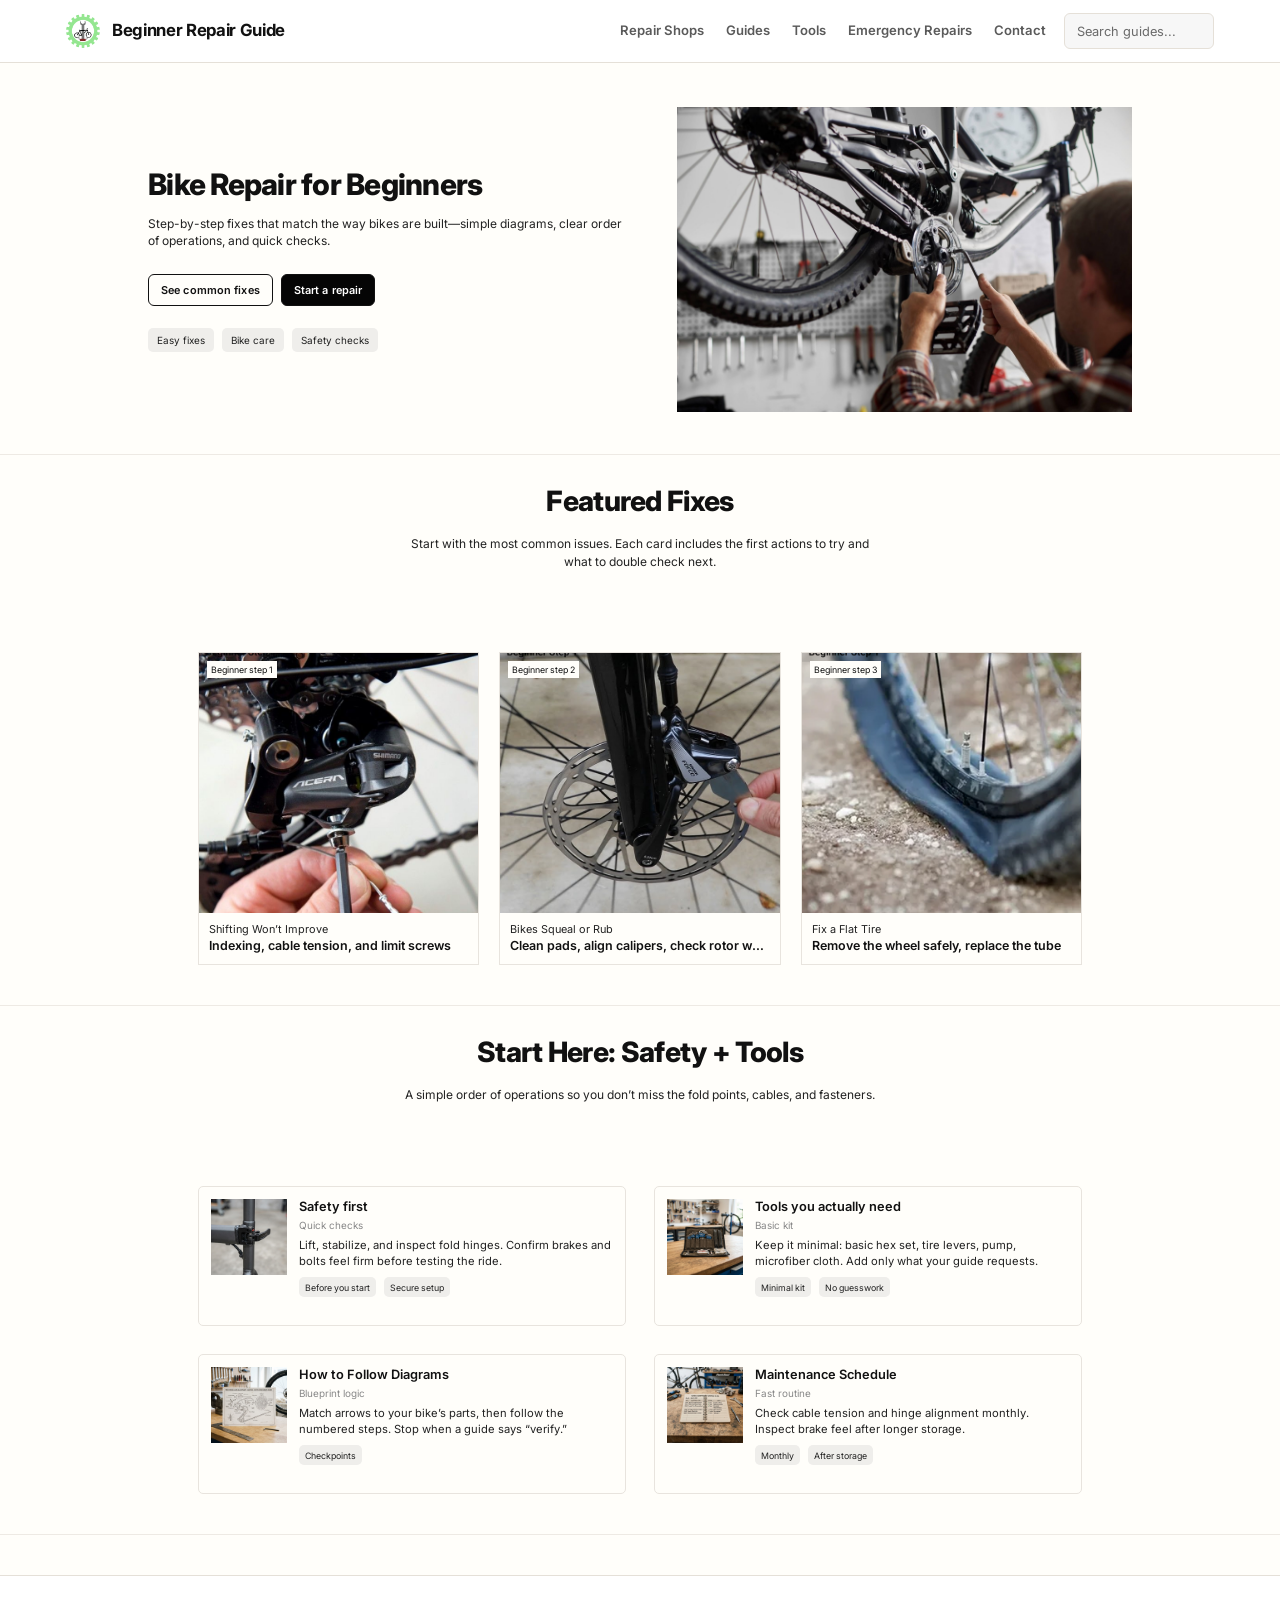
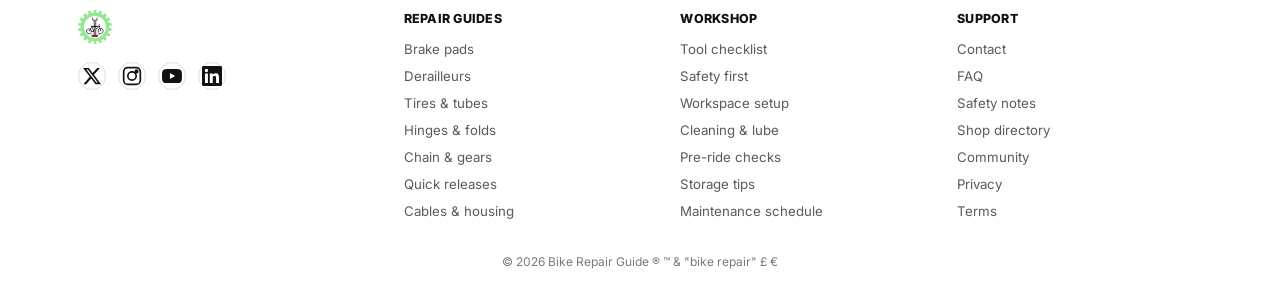
<file: index.html>
<!DOCTYPE html>
<html lang="en">

<head>
    <meta charset="UTF-8">
    <link href="https://fonts.googleapis.com/css2?family=Inter:wght@400;500;600;700&display=swap" rel="stylesheet">
    <meta name="viewport" content="width=device-width, initial-scale=1.0">
    <meta name="description" content="Beginner-friendly bike repair guides with clear steps for shifting, brake, and tire problems, plus practical safety checks.">
    <meta name="keywords" content="bike repair, repair guides, cycling, bike maintenance, safety checks">
    <meta name="author" content="Bike Repair Guide">
    <title>Bike Repair for Beginners</title>

    <!-- page styles and the little brand mark -->
    <link rel="icon" type="image/svg+xml" href="/img/icon-favicon.png">
    <link rel="stylesheet" type="text/css" href="/css/common.css">
    <link rel="stylesheet" type="text/css" href="/css/index.css">

</head>

<body>

    <!-- simple top bar that keeps the main routes easy to find -->
    <header class="topbar">
        <section class="site-shell brand-row">
            <section class="brand-lockup">
                <a href="/" aria-label="Bike Repair Guide home"><figure class="photo-figure"><img src="/img/logo-icon.png" alt="Bike Repair Guide Logo" class="logo-icon" title="Bike Repair Guide Logo"><figcaption class="visually-hidden">Bike Repair Guide logo</figcaption></figure></a>
                <span>Beginner Repair Guide</span>
            </section>

            <nav class="top-nav" aria-label="Main Navigation">
                <ul class="menu-links">
                    <li><a href="/shops.html">Repair Shops</a></li>
                    <li><a href="/fix.html">Guides</a></li>
                    <li><a href="/bike-repair-kit.html">Tools</a></li>
                    <li><a href="/emergency.html">Emergency Repairs</a></li>
                    <li><a href="/contact.html">Contact</a></li>
                </ul>
                <!-- a small search box for the guides people actually look up -->
                <form role="search" class="search-panel">
                    <input type="search" class="guide-search info-search" placeholder="Search guides..." aria-label="Search">
                </form>
            </nav>
        </section>
    </header>

    <main>
        <section class="hero-band support-slab">
            <section class="page-shell hero-layout">
                <section class="intro-copy">
                    <h1>Bike Repair for Beginners</h1>
                    <p>Step-by-step fixes that match the way bikes are built—simple diagrams, clear order of operations, and quick checks.</p>

                    <section class="hero-buttons">
                        <a href="/emergency.html" class="btn">See common fixes</a>
                        <a href="/fix.html" class="btn btn-primary">Start a repair</a>
                    </section>

                    <section class="hero-tags" aria-label="Key repair topics">
                        <span class="tag">Easy fixes</span>
                        <span class="tag">Bike care</span>
                        <span class="tag">Safety checks</span>
                    </section>
                </section>

                <figure class="hero-photo">
                    <img src="/img/serwis.jpg" alt="bike service workshop" title="bike service workshop">
                    <figcaption class="visually-hidden">A mechanic works on a bicycle in a repair workshop</figcaption>
                </figure>
            </section>
        </section>

        <section class="featured-fixes">
            <section class="site-shell">
                <section class="section-intro">
                    <h2>Featured Fixes</h2>
                    <p>Start with the most common issues. Each card includes the first actions to try and what to double check next.</p>
                </section>

                <section class="fix-list">
                    <article class="issue-card">
                        <figure class="fix-visual">
                            <span class="step-tag">Beginner step 1</span>
                            <img src="/img/shifting.png" alt="shifting gear repair" title="shifting gear repair">
                            <figcaption class="visually-hidden">Adjusting a bicycle rear derailleur</figcaption>
                        </figure>
                        <section class="fix-copy">
                            <h3>Shifting Won’t Improve</h3>
                            <p>Indexing, cable tension, and limit screws</p>
                        </section>
                    </article>

                    <article class="issue-card">
                        <figure class="fix-visual">
                            <span class="step-tag">Beginner step 2</span>
                            <img src="/img/pads.png" alt="brake pads" title="brake pads">
                            <figcaption class="visually-hidden">Inspecting a bicycle disc brake</figcaption>
                        </figure>
                        <section class="fix-copy">
                            <h3>Bikes Squeal or Rub</h3>
                            <p>Clean pads, align calipers, check rotor wear</p>
                        </section>
                    </article>

                    <article class="issue-card">
                        <figure class="fix-visual">
                            <span class="step-tag">Beginner step 3</span>
                            <img src="/img/flat-tire.png" alt="flat tire fix" title="flat tire fix">
                            <figcaption class="visually-hidden">A bicycle tire with a puncture</figcaption>
                        </figure>
                        <section class="fix-copy">
                            <h3>Fix a Flat Tire</h3>
                            <p>Remove the wheel safely, replace the tube</p>
                        </section>
                    </article>
                </section>
            </section>
        </section>

        <section class="start-section">
            <section class="site-shell">
                <section class="section-intro">
                    <h2>Start Here: Safety + Tools</h2>
                    <p>A simple order of operations so you don’t miss the fold points, cables, and fasteners.</p>
                </section>

                <section class="starter-grid">
                    <article class="care-card">
                        <figure class="starter-thumb">
                            <img src="/img/hinge.png" alt="hinge safety" title="hinge safety">
                            <figcaption class="visually-hidden">A bicycle secured for repair</figcaption>
                        </figure>
                        <section class="starter-copy">
                            <h3>Safety first</h3>
                            <section class="mini-label">Quick checks</section>
                            <p>Lift, stabilize, and inspect fold hinges. Confirm brakes and bolts feel firm before testing the ride.</p>
                            <section class="tag-row">
                                <span class="tag">Before you start</span>
                                <span class="tag">Secure setup</span>
                            </section>
                        </section>
                    </article>

                    <article class="care-card">
                        <figure class="starter-thumb">
                            <img src="/img/tools-needs.png" alt="tools needed" title="tools needed">
                            <figcaption class="visually-hidden">A basic set of bicycle repair tools</figcaption>
                        </figure>
                        <section class="starter-copy">
                            <h3>Tools you actually need</h3>
                            <section class="mini-label">Basic kit</section>
                            <p>Keep it minimal: basic hex set, tire levers, pump, microfiber cloth. Add only what your guide requests.</p>
                            <section class="tag-row">
                                <span class="tag">Minimal kit</span>
                                <span class="tag">No guesswork</span>
                            </section>
                        </section>
                    </article>

                    <article class="care-card">
                        <figure class="starter-thumb">
                            <img src="/img/follow-diagram.png" alt="diagram instructions" title="diagram instructions">
                            <figcaption class="visually-hidden">A bicycle repair diagram on a workbench</figcaption>
                        </figure>
                        <section class="starter-copy">
                            <h3>How to Follow Diagrams</h3>
                            <section class="mini-label">Blueprint logic</section>
                            <p>Match arrows to your bike’s parts, then follow the numbered steps. Stop when a guide says “verify.”</p>
                            <section class="tag-row">
                                <span class="tag">Checkpoints</span>
                            </section>
                        </section>
                    </article>

                    <article class="care-card">
                        <figure class="starter-thumb">
                            <img src="/img/maintenace-schedule.png" alt="maintenance schedule" title="maintenance schedule">
                            <figcaption class="visually-hidden">A bicycle maintenance schedule</figcaption>
                        </figure>
                        <section class="starter-copy">
                            <h3>Maintenance Schedule</h3>
                            <section class="mini-label">Fast routine</section>
                            <p>Check cable tension and hinge alignment monthly. Inspect brake feel after longer storage.</p>
                            <section class="tag-row">
                                <span class="tag">Monthly</span>
                                <span class="tag">After storage</span>
                            </section>
                        </section>
                    </article>
                </section>
            </section>
        </section>
</main>

    <!-- The footer keeps the site feeling complete without being too busy -->
    <footer class="site-footer">
        <section class="page-shell footer-inner">
            <section class="footer-brand">
                <section class="brand-lockup">
                    <a href="/"><img src="/img/logo-icon.png" alt="Bike Repair Guide Logo" class="logo-icon" title="Bike Repair Guide Logo"></a>
                </section>

                <!-- Social links -->
                <section class="social-links">
                    <a href="#" aria-label="X (Twitter)">
                        <svg width="20" height="20" viewBox="0 0 24 24" fill="currentColor">
                            <path
                                d="M18.244 2.25h3.308l-7.227 8.26 8.502 11.24H16.17l-5.214-6.817L4.99 21.75H1.68l7.73-8.835L1.254 2.25H8.08l4.713 6.231zm-1.161 17.52h1.833L7.084 4.126H5.117z" />
                        </svg>
                    </a>
                    <a href="#" aria-label="Instagram">
                        <svg width="20" height="20" viewBox="0 0 24 24" fill="none" stroke="currentColor"
                            stroke-width="2">
                            <rect x="2" y="2" width="20" height="20" rx="5" />
                            <circle cx="12" cy="12" r="5" />
                            <circle cx="17.5" cy="6.5" r="1.5" fill="currentColor" />
                        </svg>
                    </a>
                    <a href="#" aria-label="YouTube">
                        <svg width="20" height="20" viewBox="0 0 24 24" fill="currentColor">
                            <path
                                d="M23.498 6.186a3.016 3.016 0 0 0-2.122-2.136C19.505 3.545 12 3.545 12 3.545s-7.505 0-9.377.505A3.017 3.017 0 0 0 .502 6.186C0 8.07 0 12 0 12s0 3.93.502 5.814a3.016 3.016 0 0 0 2.122 2.136c1.871.505 9.376.505 9.376.505s7.505 0 9.377-.505a3.015 3.015 0 0 0 2.122-2.136C24 15.93 24 12 24 12s0-3.93-.502-5.814zM9.545 15.568V8.432L15.818 12l-6.273 3.568z" />
                        </svg>
                    </a>
                    <a href="#" aria-label="LinkedIn">
                        <svg width="20" height="20" viewBox="0 0 24 24" fill="currentColor">
                            <path
                                d="M20.447 20.452h-3.554v-5.569c0-1.328-.027-3.037-1.852-3.037-1.853 0-2.136 1.445-2.136 2.939v5.667H9.351V9h3.414v1.561h.046c.477-.9 1.637-1.85 3.37-1.85 3.601 0 4.267 2.37 4.267 5.455v6.286zM5.337 7.433a2.062 2.062 0 0 1-2.063-2.065 2.063 2.063 0 1 1 2.063 2.065zm1.782 13.019H3.555V9h3.564v11.452zM22.225 0H1.771C.792 0 0 .774 0 1.729v20.542C0 23.227.792 24 1.771 24h20.451C23.2 24 24 23.227 24 22.271V1.729C24 .774 23.2 0 22.222 0h.003z" />
                        </svg>
                    </a>
                </section>
            </section>

            <section class="footer-col">
                <h5>Repair Guides</h5>
                <ul>
                    <li><a href="#">Brake pads</a></li>
                    <li><a href="#">Derailleurs</a></li>
                    <li><a href="#">Tires & tubes</a></li>
                    <li><a href="/fix.html">Hinges & folds</a></li>
                    <li><a href="#">Chain & gears</a></li>
                    <li><a href="#">Quick releases</a></li>
                    <li><a href="#">Cables & housing</a></li>
                </ul>
            </section>

            <section class="footer-col">
                <h5>Workshop</h5>
                <ul>
                    <li><a href="/bike-repair-kit.html">Tool checklist</a></li>
                    <li><a href="#">Safety first</a></li>
                    <li><a href="#">Workspace setup</a></li>
                    <li><a href="#">Cleaning & lube</a></li>
                    <li><a href="#">Pre-ride checks</a></li>
                    <li><a href="#">Storage tips</a></li>
                    <li><a href="#">Maintenance schedule</a></li>
                </ul>
            </section>

            <section class="footer-col">
                <h5>Support</h5>
                <ul>
                    <li><a href="/contact.html">Contact</a></li>
                    <li><a href="/contact.html">FAQ</a></li>
                    <li><a href="#">Safety notes</a></li>
                    <li><a href="#">Shop directory</a></li>
                    <li><a href="#">Community</a></li>
                    <li><a href="#">Privacy</a></li>
                    <li><a href="#">Terms</a></li>
                </ul>
            </section>
        </section>
    <p class="copyright">&copy; 2026 Bike Repair Guide &reg; &trade; &amp; &quot;bike repair&quot; &pound; &euro;</p>
</footer>

</body>

</html>
</file>
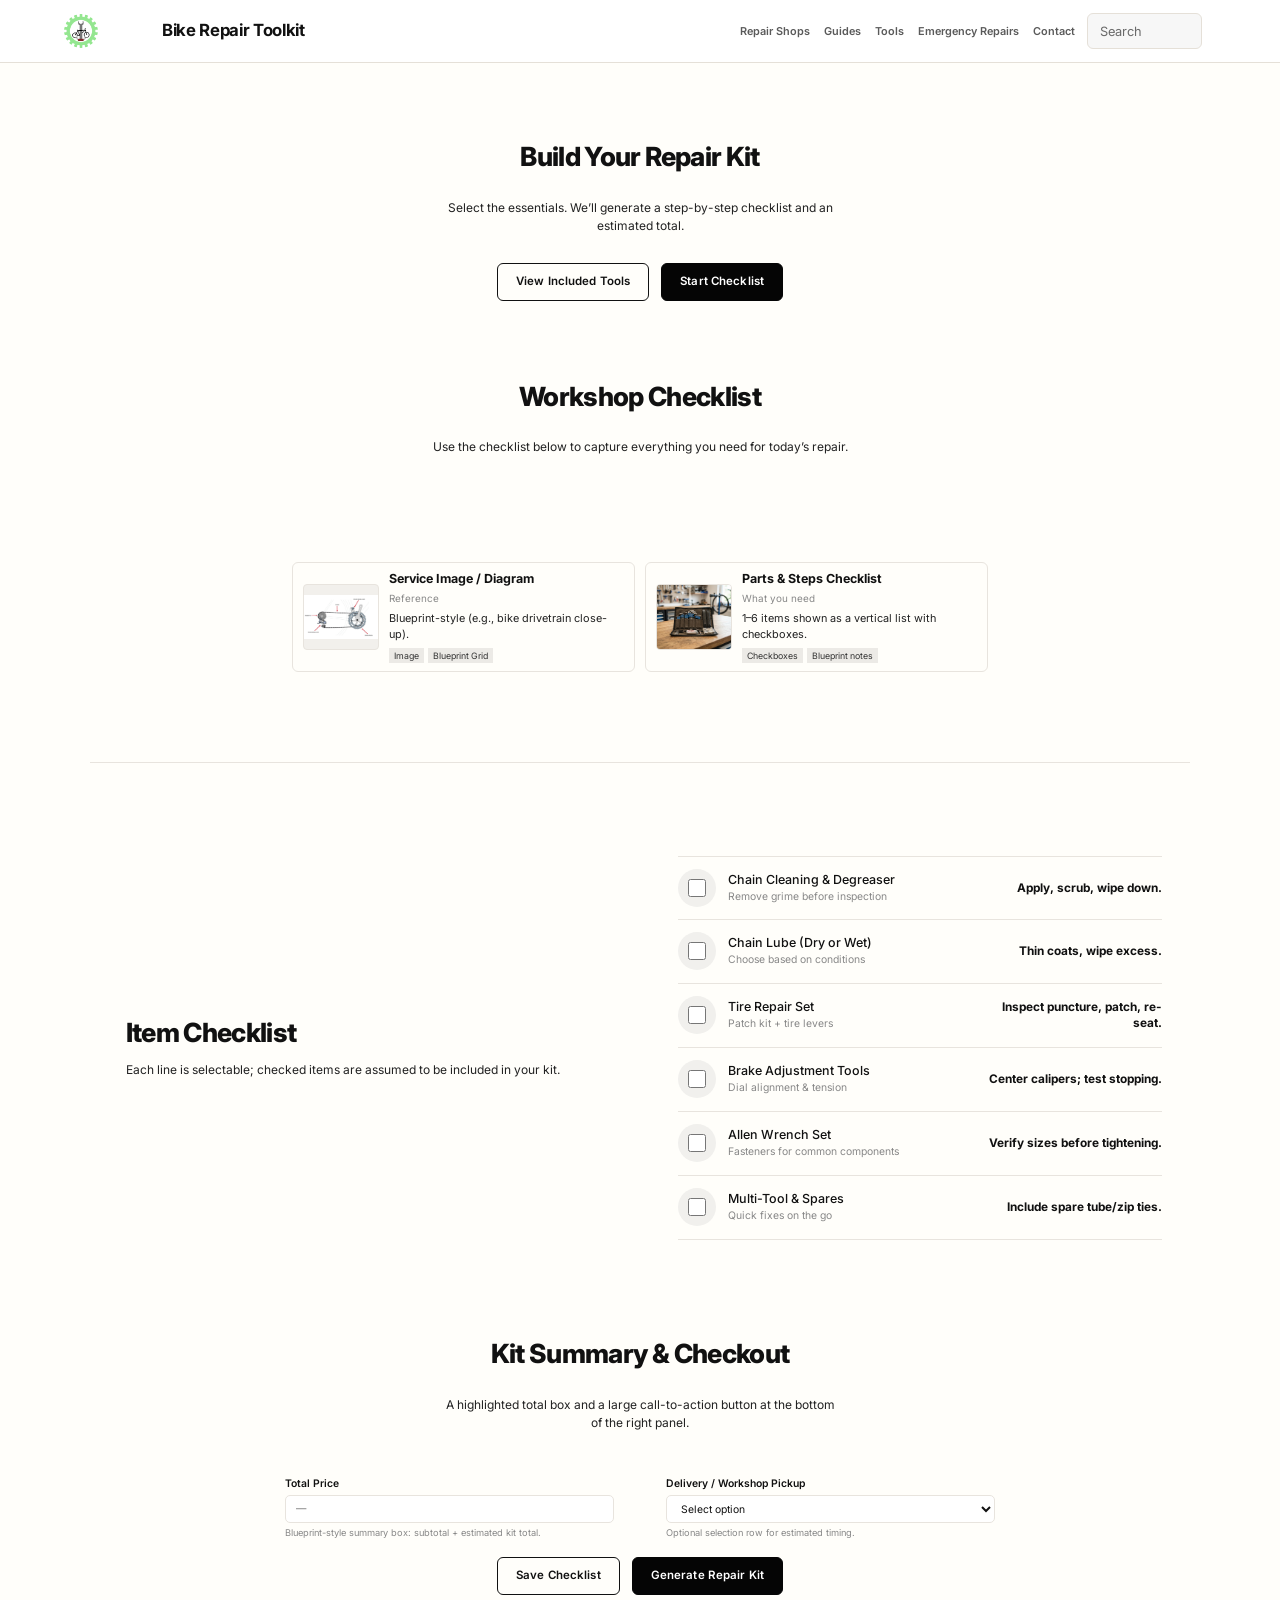
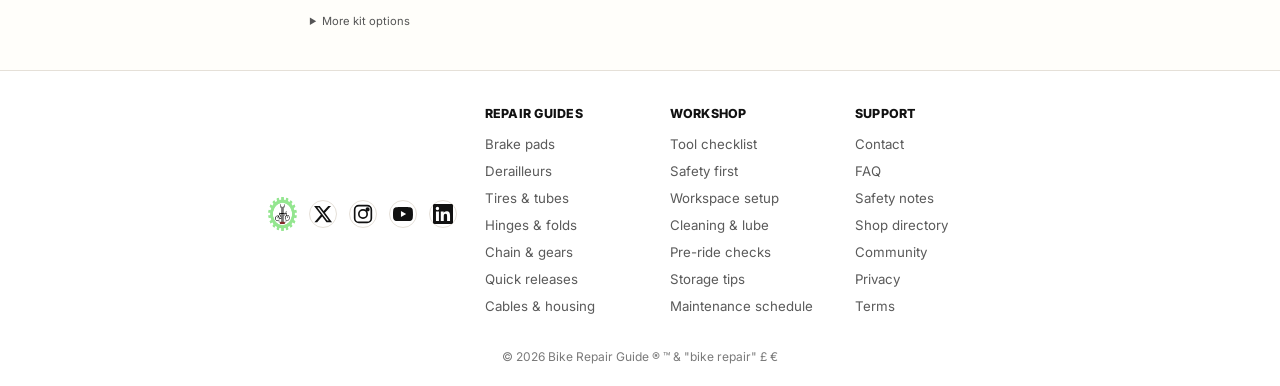
<file: bike-repair-kit.html>
<!DOCTYPE html>
<html lang="en">

<head>
    <meta charset="UTF-8">
    <link href="https://fonts.googleapis.com/css2?family=Inter:wght@400;500;600;700&display=swap" rel="stylesheet">
    <meta name="viewport" content="width=device-width, initial-scale=1.0">
    <meta name="description" content="Build a practical bike repair kit with a simple checklist, workshop essentials, and a quick estimate for your next repair.">
    <meta name="keywords" content="bike repair, repair kit, cycling tools, maintenance, cycling tips">
    <meta name="author" content="Bike Repair Guide">
    <title>Build Your Bike Repair Kit</title>
    <!-- page styles and the little brand mark -->
    <link rel="stylesheet" type="text/css" href="/css/common.css">
    <link rel="stylesheet" type="text/css" href="/css/bike-repair-kit.css">
    <link rel="icon" type="image/png" href="/img/icon-favicon.png">
</head>

<body>

    <!-- simple top bar that keeps the main routes easy to find -->
    <header class="topbar">
        <section class="site-shell brand-row">
            <section class="logo">
                <a href="/" aria-label="Bike Repair Guide home"><img src="/img/logo-icon.png" alt="Bike Repair Guide Logo" class="logo-icon" title="Bike Repair Guide Logo"></a>
                <span>Bike Repair Toolkit</span>
            </section>
            <nav class="top-nav" aria-label="Main Navigation">
                <ul class="menu-links">
                    <li><a href="/shops.html">Repair Shops</a></li>
                    <li><a href="/fix.html">Guides</a></li>
                    <li><a href="/bike-repair-kit.html">Tools</a></li>
                    <li><a href="/emergency.html">Emergency Repairs</a></li>
                    <li><a href="/contact.html">Contact</a></li>
                </ul>
                <!-- a compact search box so people can jump around quickly -->
                <form class="search-panel" role="search">
                    <input type="search" class="mini-search" placeholder="Search" aria-label="Search">
                </form>
            </nav>
        </section>
    </header>

    <main>
        <section class="kit-hero">
            <section class="site-shell">
                <section class="headline">
                    <h1>Build Your Repair Kit</h1>
                    <p>Select the essentials. We’ll generate a step-by-step checklist and an estimated total.</p>
                </section>
                <section class="hero-buttons">
                    <a href="#workshop-checklist" class="btn">View Included Tools</a>
                    <a href="#item-checklist" class="btn btn-primary">Start Checklist</a>
                </section>
            </section>
        </section>

        <section class="workshop-checklist" id="workshop-checklist">
            <section class="site-shell">
                <section class="headline">
                    <h2>Workshop Checklist</h2>
                    <p>Use the checklist below to capture everything you need for today’s repair.</p>
                </section>
                <section class="shop-grid">
                    <article class="repair-shop">
                        <figure class="shop-card-img">
                            <img src="/img/sevice-diagram.jpg" alt="A service diagram showing a bicycle drivetrain" title="Service Image / Diagram">
                            <figcaption class="visually-hidden">Service Image / Diagram</figcaption>
                        </figure>
                        <section class="shop-card-content">
                            <h3>Service Image / Diagram</h3>
                            <section class="shop-card-subtitle">Reference</section>
                            <p>Blueprint-style (e.g., bike drivetrain close-up).</p>
                            <section class="shop-card-tags">
                                <span class="tag">Image</span>
                                <span class="tag">Blueprint Grid</span>
                            </section>
                        </section>
                    </article>

                    <article class="repair-shop">
                        <figure class="shop-card-img">
                            <img src="/img/tools-needs.png" alt="Bike repair tools laid out for a checklist" title="Parts & Steps Checklist">
                            <figcaption class="visually-hidden">Parts &amp; Steps Checklist</figcaption>
                        </figure>
                        <section class="shop-card-content">
                            <h3>Parts &amp; Steps Checklist</h3>
                            <section class="shop-card-subtitle">What you need</section>
                            <p>1–6 items shown as a vertical list with checkboxes.</p>
                            <section class="shop-card-tags">
                                <span class="tag">Checkboxes</span>
                                <span class="tag">Blueprint notes</span>
                            </section>
                        </section>
                    </article>
                </section>
            </section>
        </section>

        <section class="item-checklist" id="item-checklist">
            <section class="page-shell checklist-shell">
                <section class="item-checklist-header">
                    <h2>Item Checklist</h2>
                    <p>Each line is selectable; checked items are assumed to be included in your kit.</p>
                    <aside class="kit-note visually-hidden">
                        <strong>Workshop note:</strong>
                        <em>Start with the obvious checks before changing parts or buying anything new.</em>
                    </aside>
                </section>
                <ul class="checklist-items">
                    <li class="checklist-item">
                        <label class="checklist-checkbox" for="item1">
                            <input type="checkbox" id="item1" name="kit-item" value="chain-cleaner" form="kit-form">
                        </label>
                        <section class="checklist-info">
                            <h3>Chain Cleaning &amp; Degreaser</h3>
                            <p>Remove grime before inspection</p>
                        </section>
                        <section class="checklist-action">
                            <p><strong>Apply, scrub, wipe down.</strong></p>
                        </section>
                    </li>
                    <li class="checklist-item">
                        <label class="checklist-checkbox" for="item2">
                            <input type="checkbox" id="item2" name="kit-item" value="chain-lube" form="kit-form">
                        </label>
                        <section class="checklist-info">
                            <h3>Chain Lube (Dry or Wet)</h3>
                            <p>Choose based on conditions</p>
                        </section>
                        <section class="checklist-action">
                            <p><strong>Thin coats, wipe excess.</strong></p>
                        </section>
                    </li>
                    <li class="checklist-item">
                        <label class="checklist-checkbox" for="item3">
                            <input type="checkbox" id="item3" name="kit-item" value="tire-repair-set" form="kit-form">
                        </label>
                        <section class="checklist-info">
                            <h3>Tire Repair Set</h3>
                            <p>Patch kit + tire levers</p>
                        </section>
                        <section class="checklist-action">
                            <p><strong>Inspect puncture, patch, re-seat.</strong></p>
                        </section>
                    </li>
                    <li class="checklist-item">
                        <label class="checklist-checkbox" for="item4">
                            <input type="checkbox" id="item4" name="kit-item" value="brake-adjustment-tools" form="kit-form">
                        </label>
                        <section class="checklist-info">
                            <h3>Brake Adjustment Tools</h3>
                            <p>Dial alignment &amp; tension</p>
                        </section>
                        <section class="checklist-action">
                            <p><strong>Center calipers; test stopping.</strong></p>
                        </section>
                    </li>
                    <li class="checklist-item">
                        <label class="checklist-checkbox" for="item5">
                            <input type="checkbox" id="item5" name="kit-item" value="allen-wrench-set" form="kit-form">
                        </label>
                        <section class="checklist-info">
                            <h3>Allen Wrench Set</h3>
                            <p>Fasteners for common components</p>
                        </section>
                        <section class="checklist-action">
                            <p><strong>Verify sizes before tightening.</strong></p>
                        </section>
                    </li>
                    <li class="checklist-item">
                        <label class="checklist-checkbox" for="item6">
                            <input type="checkbox" id="item6" name="kit-item" value="multi-tool-and-spares" form="kit-form">
                        </label>
                        <section class="checklist-info">
                            <h3>Multi-Tool &amp; Spares</h3>
                            <p>Quick fixes on the go</p>
                        </section>
                        <section class="checklist-action">
                            <p><strong>Include spare tube/zip ties.</strong></p>
                        </section>
                    </li>
                </ul>
            </section>
        </section>

        <section class="kit-summary" id="kit-summary">
            <section class="site-shell">
                <section class="headline">
                    <h2>Kit Summary &amp; Checkout</h2>
                    <p>A highlighted total box and a large call-to-action button at the bottom of the right panel.</p>
                </section>
                <form class="kit-form" id="kit-form" action="#" method="get">
                    <fieldset class="summary-fields">
                        <legend class="visually-hidden">Kit estimate and collection</legend>
                        <section class="summary-grid">
                            <section class="sum-box form-group">
                                <label for="total-price">Total Price</label>
                                <input type="text" id="total-price" name="total-price" class="form-input" placeholder="—" readonly>
                                <p class="form-hint">Blueprint-style summary box: subtotal + estimated kit total.</p>
                            </section>
                            <section class="sum-box form-group">
                                <label for="delivery">Delivery / Workshop Pickup</label>
                                <select id="delivery" name="delivery" class="form-input">
                                    <option value="">Select option</option>
                                    <option value="delivery">Home delivery</option>
                                    <option value="pickup">Workshop pickup</option>
                                </select>
                                <p class="form-hint">Optional selection row for estimated timing.</p>
                            </section>
                        </section>
                    </fieldset>
                    <section class="summary-buttons">
                        <a href="#item-checklist" class="btn">Save Checklist</a>
                        <input type="submit" name="action" value="Generate Repair Kit" class="btn btn-primary">
                    </section>
                    <details class="kit-extras">
                        <summary>More kit options</summary>
                        <label for="kit-email">Email address</label>
                        <input type="email" id="kit-email" name="kit-email" class="form-input" placeholder="name@example.com">
                        <input type="submit" value="Send Checklist" class="btn btn-primary">
                        <section class="kit-comparison">
                            <h3>Compare kit basics</h3>
                            <table class="data-table">
                                <thead>
                                    <tr>
                                        <th>Item</th>
                                        <th>Why it matters</th>
                                        <th>Best use</th>
                                    </tr>
                                </thead>
                                <tbody>
                                    <tr>
                                        <td>Chain lube</td>
                                        <td>Reduces squeaks and wear</td>
                                        <td>Daily riding</td>
                                    </tr>
                                    <tr>
                                        <td>Tire repair kit</td>
                                        <td>Handles flats on the road</td>
                                        <td>Any ride</td>
                                    </tr>
                                    <tr>
                                        <td>Hex keys</td>
                                        <td>Adjusts seats, bars, and mounts</td>
                                        <td>Workshop use</td>
                                    </tr>
                                </tbody>
                            </table>
                        </section>
                    </details>
                </form>
            </section>
        </section>
</main>

    <!-- a light footer for the end of the page -->
    <footer class="site-footer">
        <section class="page-shell footer-inner">
            <section class="footer-brand">
                <section class="logo">
                    <a href="/"><img src="/img/logo-icon.png" alt="Bike Repair Guide Logo" class="logo-icon" title="Bike Repair Guide Logo"></a>

                    <!-- simple social icons instead of extra image files -->
                </section>
                <section class="social-links">
                    <a href="#" aria-label="X (Twitter)"><svg width="20" height="20" viewBox="0 0 24 24"
                            fill="currentColor">
                            <path
                                d="M18.244 2.25h3.308l-7.227 8.26 8.502 11.24H16.17l-5.214-6.817L4.99 21.75H1.68l7.73-8.835L1.254 2.25H8.08l4.713 6.231zm-1.161 17.52h1.833L7.084 4.126H5.117z" />
                        </svg></a>
                    <a href="#" aria-label="Instagram"><svg width="20" height="20" viewBox="0 0 24 24" fill="none"
                            stroke="currentColor" stroke-width="2">
                            <rect x="2" y="2" width="20" height="20" rx="5" />
                            <circle cx="12" cy="12" r="5" />
                            <circle cx="17.5" cy="6.5" r="1.5" fill="currentColor" />
                        </svg></a>
                    <a href="#" aria-label="YouTube"><svg width="20" height="20" viewBox="0 0 24 24"
                            fill="currentColor">
                            <path
                                d="M23.498 6.186a3.016 3.016 0 0 0-2.122-2.136C19.505 3.545 12 3.545 12 3.545s-7.505 0-9.377.505A3.017 3.017 0 0 0 .502 6.186C0 8.07 0 12 0 12s0 3.93.502 5.814a3.016 3.016 0 0 0 2.122 2.136c1.871.505 9.376.505 9.376.505s7.505 0 9.377-.505a3.015 3.015 0 0 0 2.122-2.136C24 15.93 24 12 24 12s0-3.93-.502-5.814zM9.545 15.568V8.432L15.818 12l-6.273 3.568z" />
                        </svg></a>
                    <a href="#" aria-label="LinkedIn"><svg width="20" height="20" viewBox="0 0 24 24"
                            fill="currentColor">
                            <path
                                d="M20.447 20.452h-3.554v-5.569c0-1.328-.027-3.037-1.852-3.037-1.853 0-2.136 1.445-2.136 2.939v5.667H9.351V9h3.414v1.561h.046c.477-.9 1.637-1.85 3.37-1.85 3.601 0 4.267 2.37 4.267 5.455v6.286zM5.337 7.433a2.062 2.062 0 0 1-2.063-2.065 2.063 2.063 0 1 1 2.063 2.065zm1.782 13.019H3.555V9h3.564v11.452zM22.225 0H1.771C.792 0 0 .774 0 1.729v20.542C0 23.227.792 24 1.771 24h20.451C23.2 24 24 23.227 24 22.271V1.729C24 .774 23.2 0 22.222 0h.003z" />
                        </svg></a>
                </section>
            </section>
            <section class="footer-col">
                <h5>Repair Guides</h5>
                <ul>
                    <li><a href="#">Brake pads</a></li>
                    <li><a href="#">Derailleurs</a></li>
                    <li><a href="#">Tires & tubes</a></li>
                    <li><a href="/fix.html">Hinges & folds</a></li>
                    <li><a href="#">Chain & gears</a></li>
                    <li><a href="#">Quick releases</a></li>
                    <li><a href="#">Cables & housing</a></li>
                </ul>
            </section>

            <section class="footer-col">
                <h5>Workshop</h5>
                <ul>
                    <li><a href="/bike-repair-kit.html">Tool checklist</a></li>
                    <li><a href="#">Safety first</a></li>
                    <li><a href="#">Workspace setup</a></li>
                    <li><a href="#">Cleaning & lube</a></li>
                    <li><a href="#">Pre-ride checks</a></li>
                    <li><a href="#">Storage tips</a></li>
                    <li><a href="#">Maintenance schedule</a></li>
                </ul>
            </section>

            <section class="footer-col">
                <h5>Support</h5>
                <ul>
                    <li><a href="/contact.html">Contact</a></li>
                    <li><a href="/contact.html">FAQ</a></li>
                    <li><a href="#">Safety notes</a></li>
                    <li><a href="#">Shop directory</a></li>
                    <li><a href="#">Community</a></li>
                    <li><a href="#">Privacy</a></li>
                    <li><a href="#">Terms</a></li>
                </ul>
            </section>
        </section>
    <p class="copyright">&copy; 2026 Bike Repair Guide &reg; &trade; &amp; &quot;bike repair&quot; &pound; &euro;</p>
</footer>

</body>

</html>
</file>
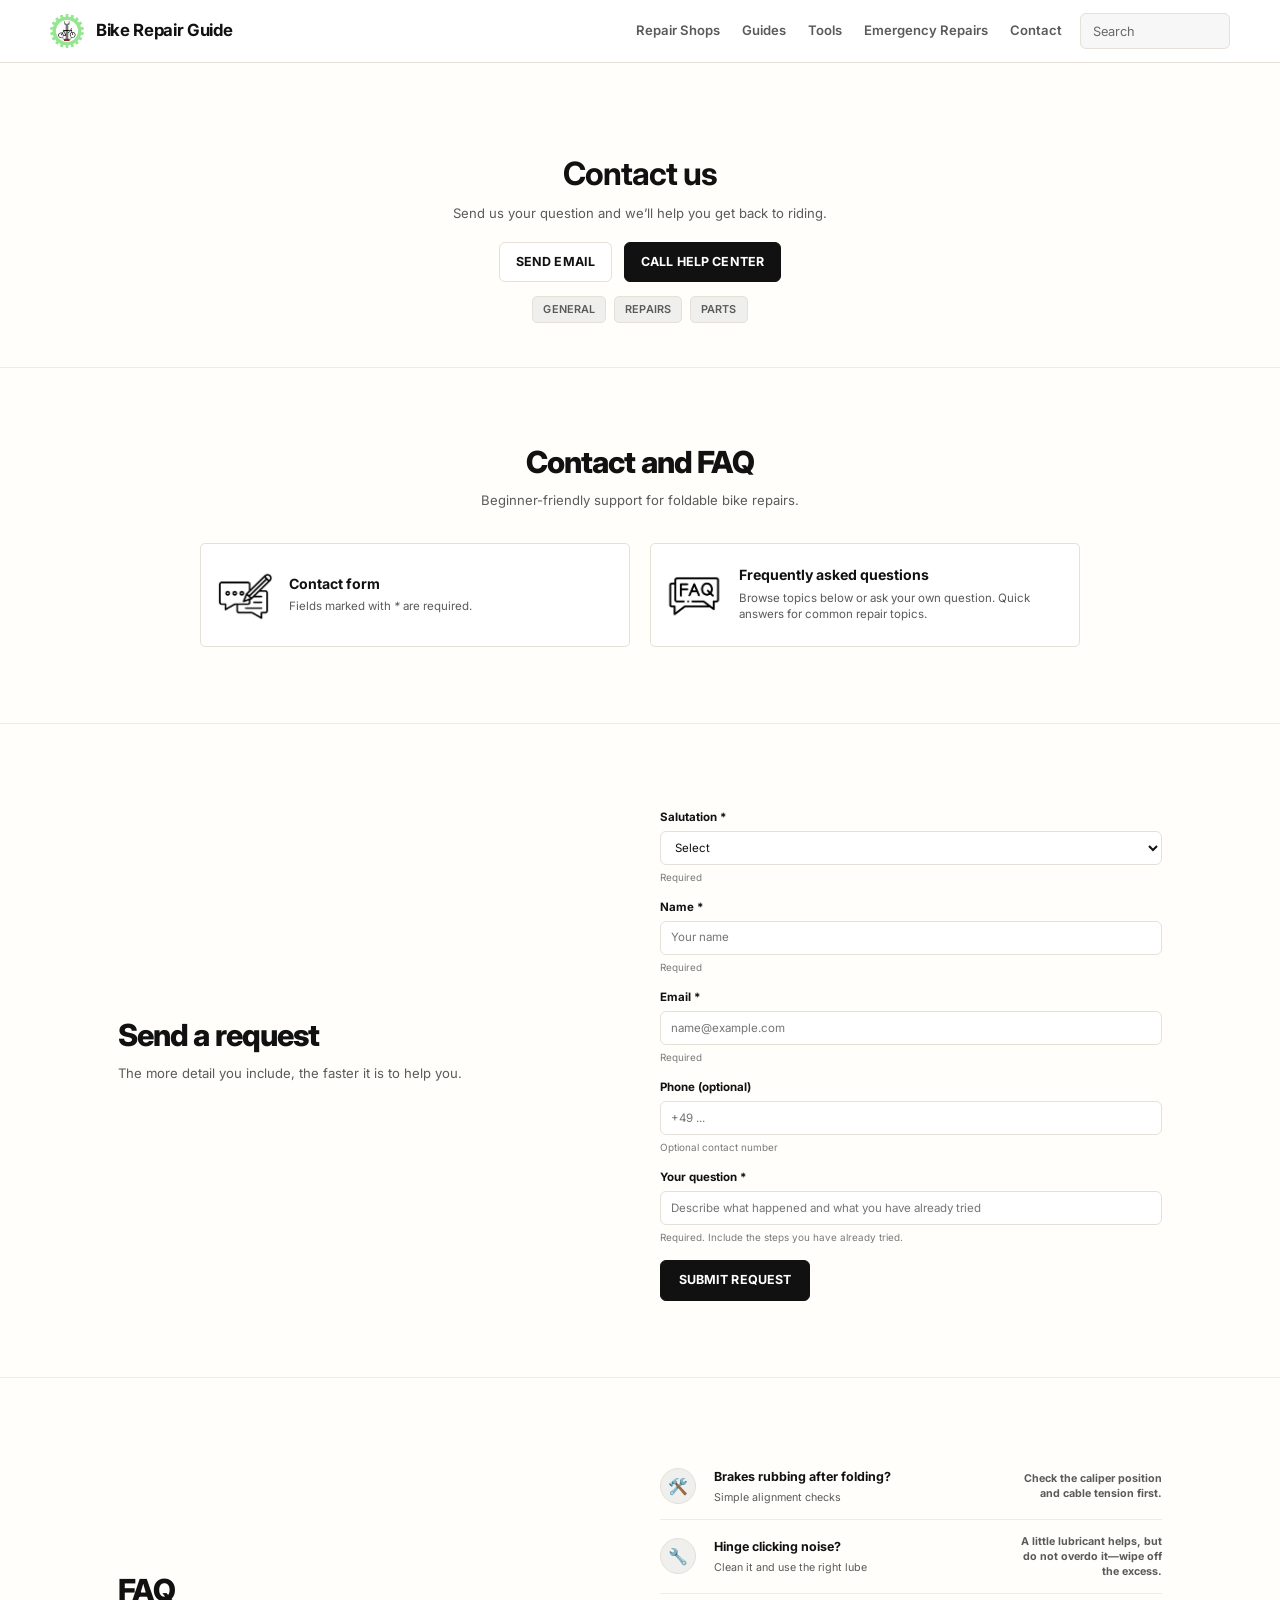
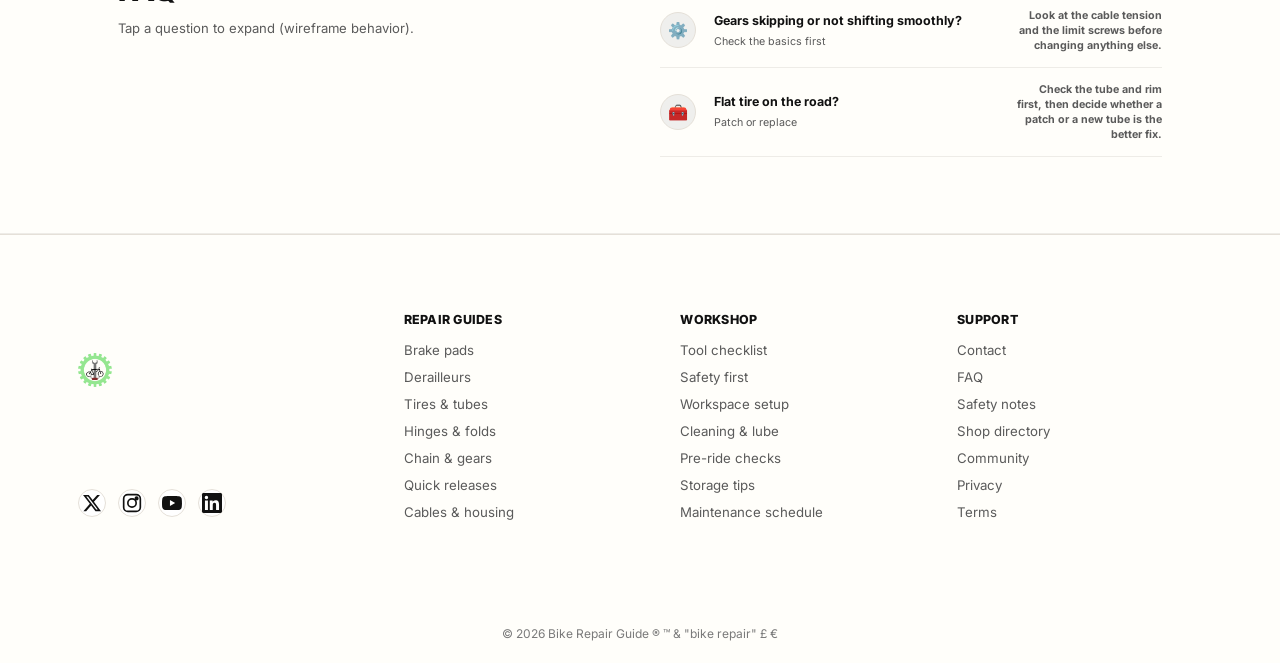
<file: contact.html>
<!DOCTYPE html>
<html lang="en">
<head>
    <meta charset="UTF-8">
    <link href="https://fonts.googleapis.com/css2?family=Inter:wght@400;500;600;700&display=swap" rel="stylesheet">
    <meta name="viewport" content="width=device-width, initial-scale=1.0">
    <meta name="description" content="Bike repair guides, emergency fixes, tool checklists, and local workshop recommendations for everyday riders.">
    <meta name="keywords" content="bike repair, flat tire, bike shop, repair guide, maintenance, cycling tips">
    <meta name="author" content="Bike Repair Guide">
    <title>Contact the Bike Repair Guide</title>
    <link rel="stylesheet" type="text/css" href="/css/common.css">
    <link rel="stylesheet" type="text/css" href="/css/contact.css">
    <link rel="icon" type="image/svg+xml" href="/img/icon-favicon.png">
</head>
<body class="contact-page">

    <header class="topbar">
        <section class="site-shell brand-row">
            <section class="logo">
                <a href="/"><img src="/img/logo-icon.png" alt="Bike Repair Guide Logo" class="logo-icon" title="Bike Repair Guide Logo"></a>
                <span>Bike Repair Guide</span>
            </section>
            <nav class="top-nav" aria-label="Main Navigation">
                <ul class="menu-links">
                    <li><a href="/shops.html">Repair Shops</a></li>
                    <li><a href="/fix.html">Guides</a></li>
                    <li><a href="/bike-repair-kit.html">Tools</a></li>
                    <li><a href="/emergency.html">Emergency Repairs</a></li>
                    <li><a href="/contact.html">Contact</a></li>
                </ul>
                <form role="search"><input type="search" class="mini-search" placeholder="Search" aria-label="Search"></form>
            </nav>
        </section>
    </header>

    <main>
    <section class="kit-hero contact-hero">
        <section class="site-shell">
            <header class="headline">
                <h1>Contact us</h1>
                <p>Send us your question and we’ll help you get back to riding.</p>
            </header>
            <nav class="hero-buttons" aria-label="Contact options">
                <a href="#request-form" class="btn">Send Email</a>
                <a href="#faq" class="btn btn-primary">Call Help Center</a>
            </nav>
            <nav class="hero-tags" aria-label="Contact categories">
                <span class="tag">General</span><span class="tag">Repairs</span><span class="tag">Parts</span>
            </nav>
        </section>
    </section>

    <section>
        <section class="site-shell contact-overview">
            <header class="headline">
                <h2>Contact and FAQ</h2>
                <p>Beginner-friendly support for foldable bike repairs.</p>
            </header>
            <section class="shop-grid">
                <article class="repair-shop">
                    <figure class="contact-info-icon">
                        <img src="/img/contact.png" alt="Contact form icon" title="Contact form">
                    </figure>
                    <section class="shop-card-content">
                        <h3>Contact form</h3>
                        <p>Fields marked with <em>*</em> are required.</p>
                    </section>
                </article>
                <article class="repair-shop">
                    <figure class="contact-info-icon">
                        <img src="/img/faq.png" alt="Frequently asked questions icon" title="Frequently asked questions">
                    </figure>
                    <section class="shop-card-content">
                        <h3>Frequently asked questions</h3>
                        <p>Browse topics below or ask your own question. Quick answers for common repair topics.</p>
                    </section>
                </article>
            </section>
        </section>
    </section>

    <section class="contact-request-section">
    <section class="page-shell checklist-shell contact-request">
            <header class="item-checklist-header">
                <h2>Send a request</h2>
                <p>The more detail you include, the faster it is to help you.</p>
            </header>
            <form class="sum-box data_page-shell_temp" id="request-form" action="#" method="post">
                <fieldset class="form-panel contact-form-panel">
                    <legend>Contact details</legend>
                    <label for="salutation"><strong>Salutation *</strong></label>
                    <select id="salutation" class="form-input" name="salutation"><option>Select</option><option>Mr.</option><option>Ms.</option><option>Other</option></select>
                    <p class="form-hint">Required</p>

                    <label for="name"><strong>Name *</strong></label>
                    <input type="text" id="name" class="form-input" name="name" placeholder="Your name">
                    <p class="form-hint">Required</p>

                    <label for="email"><strong>Email *</strong></label>
                    <input type="email" id="email" class="form-input" name="email" placeholder="name@example.com">
                    <p class="form-hint">Required</p>

                    <label for="phone"><strong>Phone (optional)</strong></label>
                    <input type="tel" id="phone" class="form-input" name="phone" placeholder="+49 ...">
                    <p class="form-hint">Optional contact number</p>

                    <label for="question"><strong>Your question *</strong></label>
                    <input type="text" id="question" class="form-input" name="question" placeholder="Describe what happened and what you have already tried">
                    <p class="form-hint">Required. Include the steps you have already tried.</p>

                    <input type="submit" value="Submit request" class="btn btn-primary">
                </fieldset>
            </form>
        </section>
    </section>

    <section class="contact-faq-section" id="faq">
        <section class="page-shell checklist-shell contact-faq">
            <header class="item-checklist-header">
                <h2>FAQ</h2>
                <p>Tap a question to expand (wireframe behavior).</p>
            </header>
            <section class="faq-list">
                <article class="faq-row">
                    <p class="faq-icon">🛠️</p>
                    <header class="faq-info"><h3>Brakes rubbing after folding?</h3><p>Simple alignment checks</p></header>
                    <section class="faq-answer"><p><strong>Check the caliper position and cable tension first.</strong></p></section>
                </article>
                <article class="faq-row">
                    <p class="faq-icon">🔧</p>
                    <header class="faq-info"><h3>Hinge clicking noise?</h3><p>Clean it and use the right lube</p></header>
                    <section class="faq-answer"><p><strong>A little lubricant helps, but do not overdo it—wipe off the excess.</strong></p></section>
                </article>
                <article class="faq-row">
                    <p class="faq-icon">⚙️</p>
                    <header class="faq-info"><h3>Gears skipping or not shifting smoothly?</h3><p>Check the basics first</p></header>
                    <section class="faq-answer"><p><strong>Look at the cable tension and the limit screws before changing anything else.</strong></p></section>
                </article>
                <article class="faq-row">
                    <p class="faq-icon">🧰</p>
                    <header class="faq-info"><h3>Flat tire on the road?</h3><p>Patch or replace</p></header>
                    <section class="faq-answer"><p><strong>Check the tube and rim first, then decide whether a patch or a new tube is the better fix.</strong></p></section>
                </article>
            </section>
        </section>
    </section>
    </main>

    <footer class="site-footer">
        <section class="page-shell footer-inner">
            <section class="footer-brand">
                <section class="logo">
                    <a href="/"><img src="/img/logo-icon.png" alt="Bike Repair Guide Logo" class="logo-icon" title="Bike Repair Guide Logo"></a>
                </section>
                <section class="social-links">
                    <a href="#" aria-label="X (Twitter)"><svg width="20" height="20" viewBox="0 0 24 24"
                            fill="currentColor">
                            <path
                                d="M18.244 2.25h3.308l-7.227 8.26 8.502 11.24H16.17l-5.214-6.817L4.99 21.75H1.68l7.73-8.835L1.254 2.25H8.08l4.713 6.231zm-1.161 17.52h1.833L7.084 4.126H5.117z" />
                        </svg></a>
                    <a href="#" aria-label="Instagram"><svg width="20" height="20" viewBox="0 0 24 24" fill="none"
                            stroke="currentColor" stroke-width="2">
                            <rect x="2" y="2" width="20" height="20" rx="5" />
                            <circle cx="12" cy="12" r="5" />
                            <circle cx="17.5" cy="6.5" r="1.5" fill="currentColor" />
                        </svg></a>
                    <a href="#" aria-label="YouTube"><svg width="20" height="20" viewBox="0 0 24 24"
                            fill="currentColor">
                            <path
                                d="M23.498 6.186a3.016 3.016 0 0 0-2.122-2.136C19.505 3.545 12 3.545 12 3.545s-7.505 0-9.377.505A3.017 3.017 0 0 0 .502 6.186C0 8.07 0 12 0 12s0 3.93.502 5.814a3.016 3.016 0 0 0 2.122 2.136c1.871.505 9.376.505 9.376.505s7.505 0 9.377-.505a3.015 3.015 0 0 0 2.122-2.136C24 15.93 24 12 24 12s0-3.93-.502-5.814zM9.545 15.568V8.432L15.818 12l-6.273 3.568z" />
                        </svg></a>
                    <a href="#" aria-label="LinkedIn"><svg width="20" height="20" viewBox="0 0 24 24"
                            fill="currentColor">
                            <path
                                d="M20.447 20.452h-3.554v-5.569c0-1.328-.027-3.037-1.852-3.037-1.853 0-2.136 1.445-2.136 2.939v5.667H9.351V9h3.414v1.561h.046c.477-.9 1.637-1.85 3.37-1.85 3.601 0 4.267 2.37 4.267 5.455v6.286zM5.337 7.433a2.062 2.062 0 0 1-2.063-2.065 2.063 2.063 0 1 1 2.063 2.065zm1.782 13.019H3.555V9h3.564v11.452zM22.225 0H1.771C.792 0 0 .774 0 1.729v20.542C0 23.227.792 24 1.771 24h20.451C23.2 24 24 23.227 24 22.271V1.729C24 .774 23.2 0 22.222 0h.003z" />
                        </svg></a>
                </section>
            </section>
            <section class="footer-col">
                <h5>Repair Guides</h5>
                <ul>
                    <li><a href="#">Brake pads</a></li>
                    <li><a href="#">Derailleurs</a></li>
                    <li><a href="#">Tires & tubes</a></li>
                    <li><a href="/fix.html">Hinges & folds</a></li>
                    <li><a href="#">Chain & gears</a></li>
                    <li><a href="#">Quick releases</a></li>
                    <li><a href="#">Cables & housing</a></li>
                </ul>
            </section>

            <section class="footer-col">
                <h5>Workshop</h5>
                <ul>
                    <li><a href="/bike-repair-kit.html">Tool checklist</a></li>
                    <li><a href="#">Safety first</a></li>
                    <li><a href="#">Workspace setup</a></li>
                    <li><a href="#">Cleaning & lube</a></li>
                    <li><a href="#">Pre-ride checks</a></li>
                    <li><a href="#">Storage tips</a></li>
                    <li><a href="#">Maintenance schedule</a></li>
                </ul>
            </section>

            <section class="footer-col">
                <h5>Support</h5>
                <ul>
                    <li><a href="/contact.html">Contact</a></li>
                    <li><a href="/contact.html">FAQ</a></li>
                    <li><a href="#">Safety notes</a></li>
                    <li><a href="#">Shop directory</a></li>
                    <li><a href="#">Community</a></li>
                    <li><a href="#">Privacy</a></li>
                    <li><a href="#">Terms</a></li>
                </ul>
            </section>
        </section>
    <p class="copyright">&copy; 2026 Bike Repair Guide &reg; &trade; &amp; &quot;bike repair&quot; &pound; &euro;</p>
</footer>
</body>
</html>
</file>
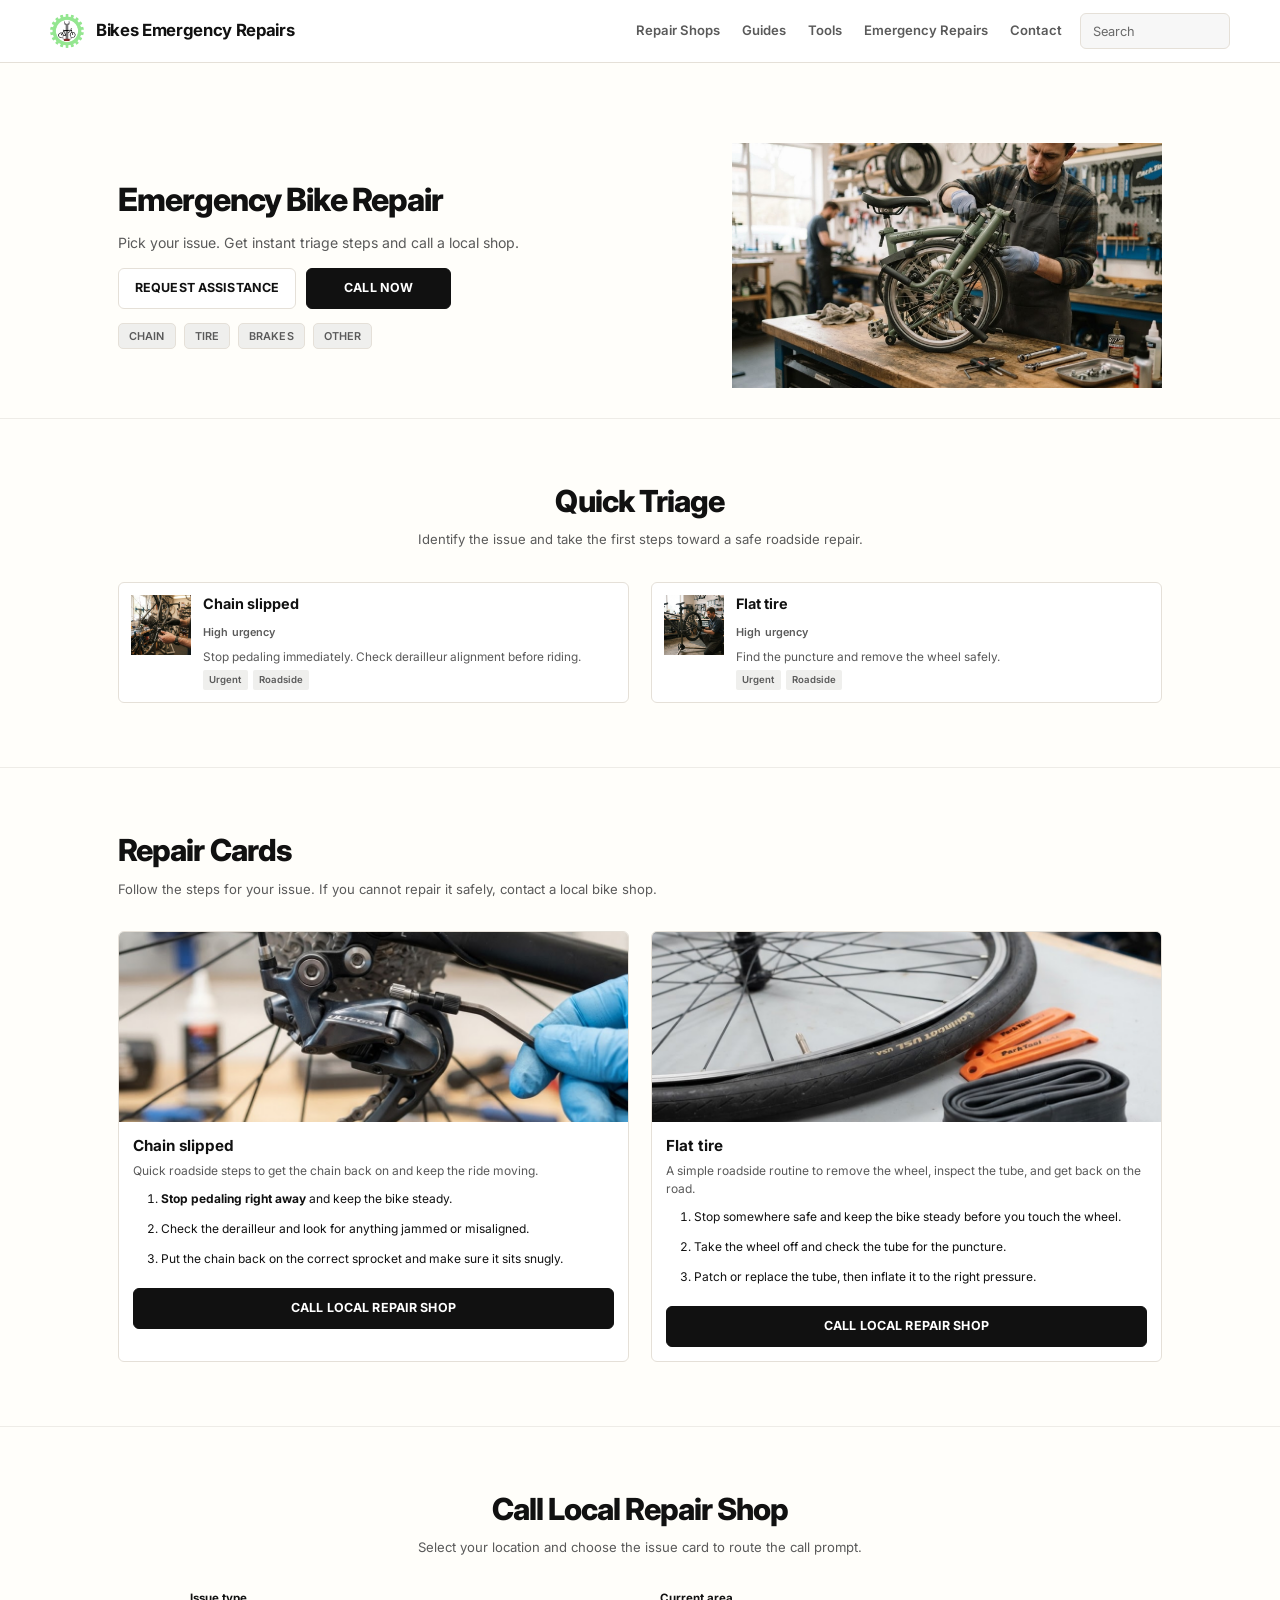
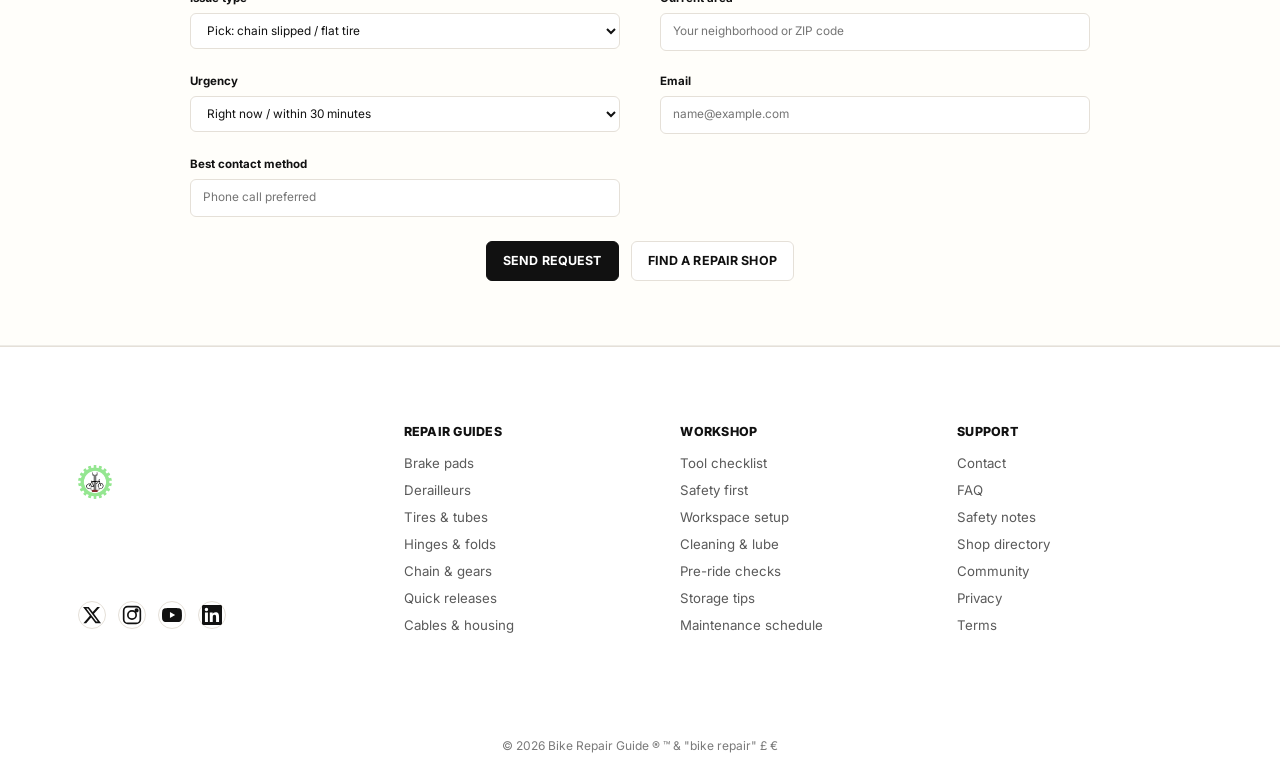
<file: emergency.html>
<!DOCTYPE html>
<html lang="en">

<head>
    <meta charset="UTF-8">
    <link href="https://fonts.googleapis.com/css2?family=Inter:wght@400;500;600;700&display=swap" rel="stylesheet">
    <meta name="viewport" content="width=device-width, initial-scale=1.0">
    <meta name="description" content="Bike repair guides, emergency fixes, tool checklists, and local workshop recommendations for everyday riders.">
    <meta name="keywords" content="bike repair, flat tire, bike shop, repair guide, maintenance, cycling tips">
    <meta name="author" content="Bike Repair Guide">
    <title>Emergency Bike Repair</title>
    <!-- page styles and the little brand mark -->
    <link rel="stylesheet" type="text/css" href="/css/common.css">
    <link rel="stylesheet" type="text/css" href="/css/emergency.css">
    <link rel="icon" type="image/svg+xml" href="/img/icon-favicon.png">

</head>

<body class="emergency-page">

    <!-- simple top bar that keeps the main routes easy to find -->
    <header class="topbar">
        <section class="site-shell brand-row">
            <section class="logo">
                <a href="/"><img src="/img/logo-icon.png" alt="Bike Repair Guide Logo" class="logo-icon" title="Bike Repair Guide Logo"></a>
                <span>Bikes Emergency Repairs</span>
            </section>
            <nav class="top-nav" aria-label="Main Navigation">
                <ul class="menu-links">
                    <li><a href="/shops.html">Repair Shops</a></li>
                    <li><a href="/fix.html">Guides</a></li>
                    <li><a href="/bike-repair-kit.html">Tools</a></li>
                    <li><a href="/emergency.html">Emergency Repairs</a></li>
                    <li><a href="/contact.html">Contact</a></li>
                </ul>
                <!-- a compact search box so people can jump around quickly -->
                <form role="search" class="search-panel"><input type="search" class="mini-search" placeholder="Search" aria-label="Search">
                </form>
            </nav>
        </section>
    </header>

    <main>
        <section class="guide-hero callout-box emergency-hero">
            <section class="page-shell hero-wrap">
                <section class="guide-hero-content">
                    <h1>Emergency Bike Repair</h1>
                    <p>Pick your issue. Get instant triage steps and call a local shop.</p>
                    <section class="hero-buttons">
                        <a href="#assistance" class="btn">Request Assistance</a>
                        <a href="/shops.html" class="btn btn-primary">Call Now</a>
                    </section>
                    <section class="hero-tags">
                        <span class="tag">Chain</span><span class="tag">Tire</span><span class="tag">Brakes</span><span class="tag">Other</span>
                    </section>
                </section>
                <section class="guide-hero-image">
                    <img src="/img/hero image.png" alt="Mechanic repairing a folding bicycle in a workshop" title="Emergency bike repair">
                </section>
            </section>
        </section>

        <section>
            <section class="site-shell">
                <section class="headline emergency-triage-heading">
                    <h2>Quick Triage</h2>
                    <p>Identify the issue and take the first steps toward a safe roadside repair.</p>
                </section>
                <section class="issue-grid emergency-triage">
                    <article class="issue-card">
                        <section class="issue-card-body">
                            <img src="/img/Chain Slipped image.png" alt="Chain Slipped" title="Chain Slipped">
                            <section>
                                <h3>Chain slipped</h3>
                                <section class="mini-tag">High urgency</section>
                                <p>Stop pedaling immediately. Check derailleur alignment before riding.</p>
                                <section class="tag-row"><span class="tag">Urgent</span><span class="tag">Roadside</span></section>
                            </section>
                        </section>
                    </article>
                    <article class="issue-card">
                        <section class="issue-card-body">
                            <img src="/img/Flat Tire repair image.png" alt="Flat Tire" title="Flat Tire">

                            <section>
                                <h3>Flat tire</h3>
                                <section class="mini-tag">High urgency</section>
                                <p>Find the puncture and remove the wheel safely.</p>
                                <section class="tag-row"><span class="tag">Urgent</span><span class="tag">Roadside</span></section>
                            </section>
                        </section>
                    </article>
                </section>
            </section>
        </section>

        <section>
            <section class="site-shell">
                <section class="headline emergency-repair-heading">
                    <h2>Repair Cards</h2>
                    <p>Follow the steps for your issue. If you cannot repair it safely, contact a local bike shop.</p>
                </section>
                <section class="issue-grid emergency-repair-cards">
                    <article class="issue-card">
                        <section class="issue-card-img">
                            <img src="/img/Chain Slipped.png" alt="Chain Slipped Repair" title="Chain Slipped Repair"> 
                        </section>
                        <section class="issue-card-body">
                            <h3>Chain slipped</h3>
                            <p>Quick roadside steps to get the chain back on and keep the ride moving.</p>
                            <ol>
                                <li><strong>Stop pedaling right away</strong> and keep the bike steady.</li>
                                <li>Check the derailleur and look for anything jammed or misaligned.</li>
                                <li>Put the chain back on the correct sprocket and make sure it sits snugly.</li>
                            </ol>
                            <a href="/shops.html" class="btn btn-primary">Call Local Repair Shop</a>
                        </section>
                    </article>
                    <article class="issue-card">
                        <section class="issue-card-img">
                            <img src="/img/Flat Tire.png" alt="Flat Tire Repair" title="Flat Tire Repair">
                        </section>
                        <section class="issue-card-body">
                            <h3>Flat tire</h3>
                            <p>A simple roadside routine to remove the wheel, inspect the tube, and get back on the road.</p>
                            <ol>
                                <li>Stop somewhere safe and keep the bike steady before you touch the wheel.</li>
                                <li>Take the wheel off and check the tube for the puncture.</li>
                                <li>Patch or replace the tube, then inflate it to the right pressure.</li>
                            </ol>
                            <a href="/shops.html" class="btn btn-primary">Call Local Repair Shop</a>
                        </section>
                    </article>
                </section>
            </section>
        </section>

        <section>
            <section class="site-shell emergency-assistance" id="assistance">
                <section class="headline">
                    <h2>Call Local Repair Shop</h2>
                    <p>Select your location and choose the issue card to route the call prompt.</p>
                </section>
                <form action="#" method="post">
                    <fieldset class="contact-fieldset">
                        <legend>Call a local repair shop</legend>
                        <section class="summary-grid">
                            <section class="sum-box">
                                <section class="form-group">
                                    <label for="issue-type"><strong>Issue type</strong></label>
                                    <select id="issue-type" class="form-input" name="issue-type">
                                        <option>Pick: chain slipped / flat tire</option>
                                        <option>Chain slipped</option>
                                        <option>Flat tire</option>
                                        <option>Brake problem</option>
                                    </select>
                                </section>
                                <section class="form-group">
                                    <label for="pickup-area"><strong>Current area</strong></label>
                                    <input type="text" id="pickup-area" class="form-input" name="pickup-area" placeholder="Your neighborhood or ZIP code">
                                </section>
                                <section class="form-group">
                                    <label for="urgency"><strong>Urgency</strong></label>
                                    <select id="urgency" class="form-input" name="urgency">
                                        <option>Right now / within 30 minutes</option>
                                        <option>Today</option>
                                        <option>This week</option>
                                    </select>
                                </section>
                                <section class="form-group">
                                    <label for="contact-email"><strong>Email</strong></label>
                                    <input type="email" id="contact-email" class="form-input" name="contact-email" placeholder="name@example.com">
                                </section>
                                <section class="form-group">
                                    <label for="contact-method"><strong>Best contact method</strong></label>
                                    <input type="text" id="contact-method" class="form-input" name="contact-method" placeholder="Phone call preferred">
                                </section>
                            </section>
                        </section>
                        <section class="summary-buttons">
                            <input type="submit" value="Send request" class="btn btn-primary">
                            <a href="/shops.html" class="btn">Find a repair shop</a>
                        </section>
                    </fieldset>
                </form>
            </section>
        </section>
</main>

    <!-- a light footer for the end of the page -->
    <footer class="site-footer">
        <section class="page-shell footer-inner">
            <section class="footer-brand">
                <section class="logo">
                    <a href="/"><img src="/img/logo-icon.png" alt="Bike Repair Guide Logo" class="logo-icon" title="Bike Repair Guide Logo"></a>

                <!-- simple social icons instead of extra image files -->
                </section>
                <section class="social-links">
                    <a href="#" aria-label="X (Twitter)"><svg width="20" height="20" viewBox="0 0 24 24"
                            fill="currentColor">
                            <path
                                d="M18.244 2.25h3.308l-7.227 8.26 8.502 11.24H16.17l-5.214-6.817L4.99 21.75H1.68l7.73-8.835L1.254 2.25H8.08l4.713 6.231zm-1.161 17.52h1.833L7.084 4.126H5.117z" />
                        </svg></a>
                    <a href="#" aria-label="Instagram"><svg width="20" height="20" viewBox="0 0 24 24" fill="none"
                            stroke="currentColor" stroke-width="2">
                            <rect x="2" y="2" width="20" height="20" rx="5" />
                            <circle cx="12" cy="12" r="5" />
                            <circle cx="17.5" cy="6.5" r="1.5" fill="currentColor" />
                        </svg></a>
                    <a href="#" aria-label="YouTube"><svg width="20" height="20" viewBox="0 0 24 24"
                            fill="currentColor">
                            <path
                                d="M23.498 6.186a3.016 3.016 0 0 0-2.122-2.136C19.505 3.545 12 3.545 12 3.545s-7.505 0-9.377.505A3.017 3.017 0 0 0 .502 6.186C0 8.07 0 12 0 12s0 3.93.502 5.814a3.016 3.016 0 0 0 2.122 2.136c1.871.505 9.376.505 9.376.505s7.505 0 9.377-.505a3.015 3.015 0 0 0 2.122-2.136C24 15.93 24 12 24 12s0-3.93-.502-5.814zM9.545 15.568V8.432L15.818 12l-6.273 3.568z" />
                        </svg></a>
                    <a href="#" aria-label="LinkedIn"><svg width="20" height="20" viewBox="0 0 24 24"
                            fill="currentColor">
                            <path
                                d="M20.447 20.452h-3.554v-5.569c0-1.328-.027-3.037-1.852-3.037-1.853 0-2.136 1.445-2.136 2.939v5.667H9.351V9h3.414v1.561h.046c.477-.9 1.637-1.85 3.37-1.85 3.601 0 4.267 2.37 4.267 5.455v6.286zM5.337 7.433a2.062 2.062 0 0 1-2.063-2.065 2.063 2.063 0 1 1 2.063 2.065zm1.782 13.019H3.555V9h3.564v11.452zM22.225 0H1.771C.792 0 0 .774 0 1.729v20.542C0 23.227.792 24 1.771 24h20.451C23.2 24 24 23.227 24 22.271V1.729C24 .774 23.2 0 22.222 0h.003z" />
                        </svg></a>
                </section>
            </section>
            <section class="footer-col">
                <h5>Repair Guides</h5>
                <ul>
                    <li><a href="#">Brake pads</a></li>
                    <li><a href="#">Derailleurs</a></li>
                    <li><a href="#">Tires & tubes</a></li>
                    <li><a href="/fix.html">Hinges & folds</a></li>
                    <li><a href="#">Chain & gears</a></li>
                    <li><a href="#">Quick releases</a></li>
                    <li><a href="#">Cables & housing</a></li>
                </ul>
            </section>

            <section class="footer-col">
                <h5>Workshop</h5>
                <ul>
                    <li><a href="/bike-repair-kit.html">Tool checklist</a></li>
                    <li><a href="#">Safety first</a></li>
                    <li><a href="#">Workspace setup</a></li>
                    <li><a href="#">Cleaning & lube</a></li>
                    <li><a href="#">Pre-ride checks</a></li>
                    <li><a href="#">Storage tips</a></li>
                    <li><a href="#">Maintenance schedule</a></li>
                </ul>
            </section>

            <section class="footer-col">
                <h5>Support</h5>
                <ul>
                    <li><a href="/contact.html">Contact</a></li>
                    <li><a href="/contact.html">FAQ</a></li>
                    <li><a href="#">Safety notes</a></li>
                    <li><a href="#">Shop directory</a></li>
                    <li><a href="#">Community</a></li>
                    <li><a href="#">Privacy</a></li>
                    <li><a href="#">Terms</a></li>
                </ul>
            </section>
        </section>
    <p class="copyright">&copy; 2026 Bike Repair Guide &reg; &trade; &amp; &quot;bike repair&quot; &pound; &euro;</p>
</footer>
</body>

</html>
</file>
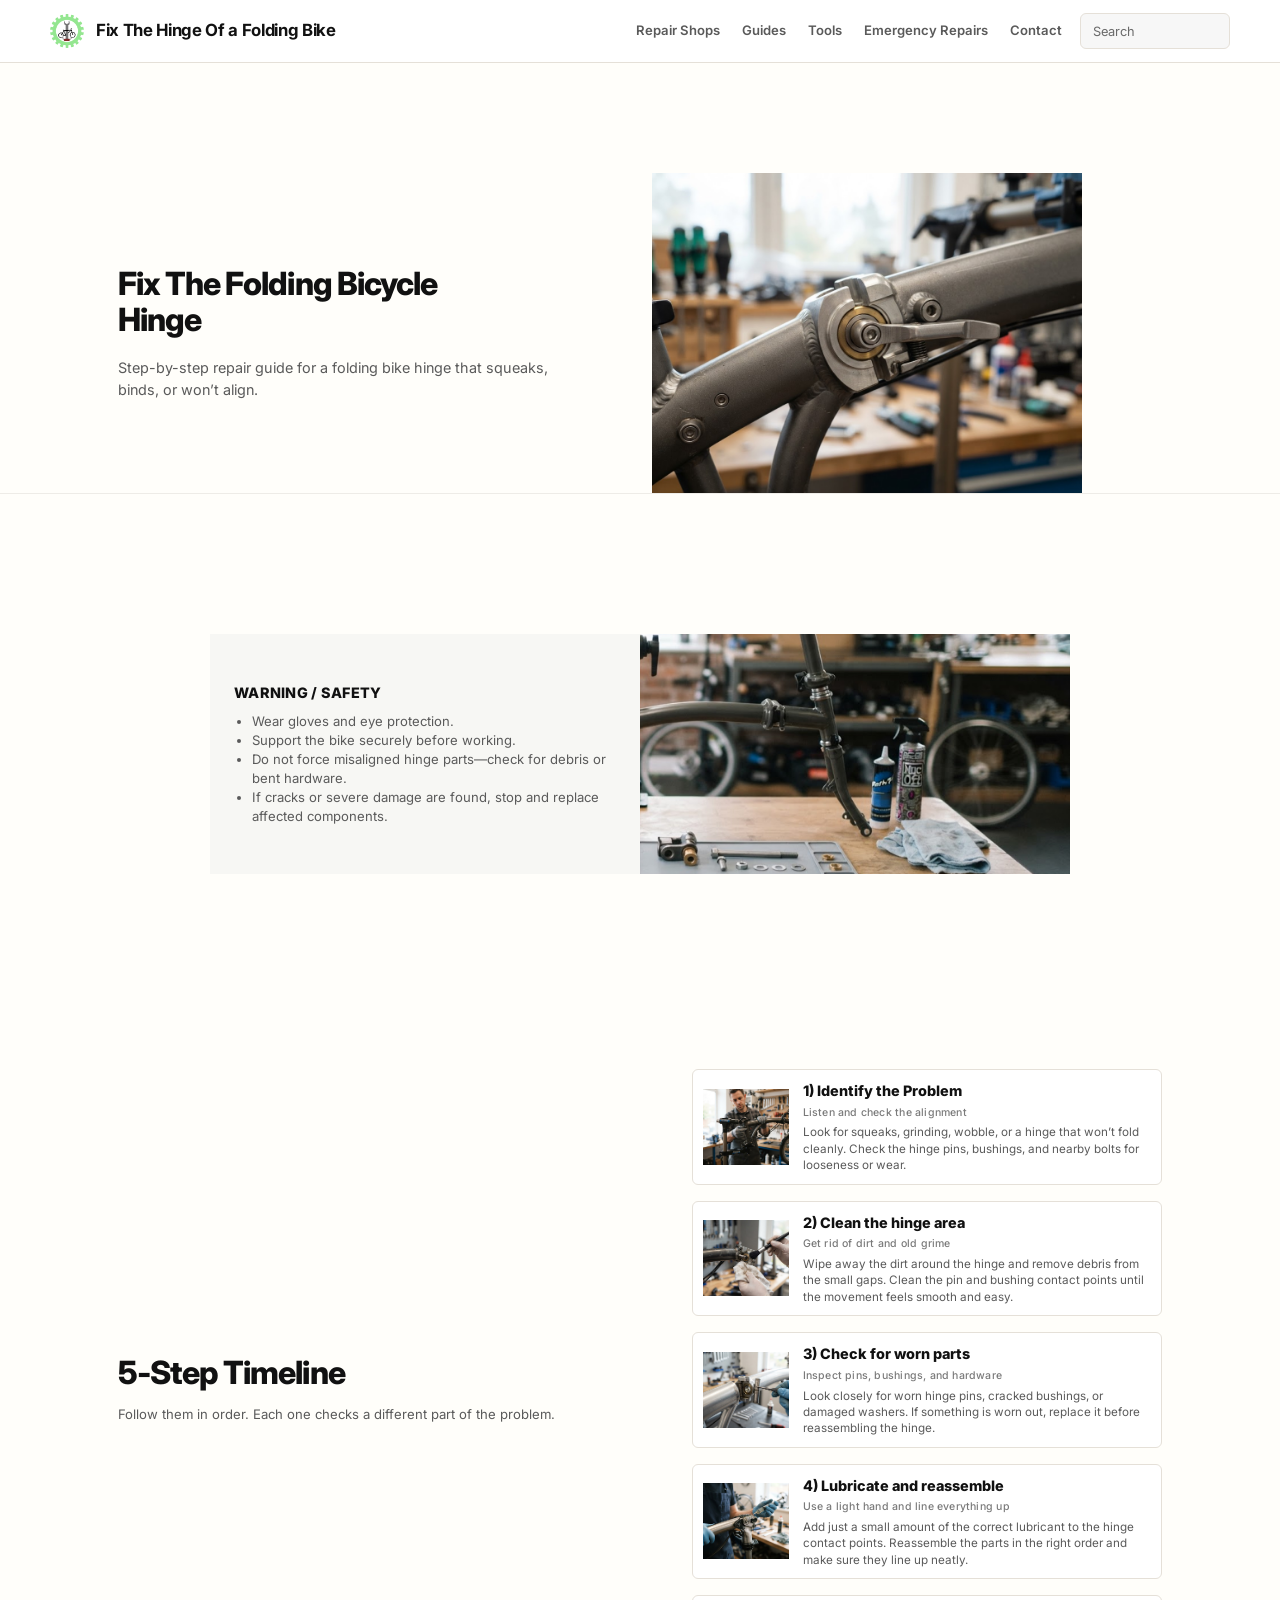
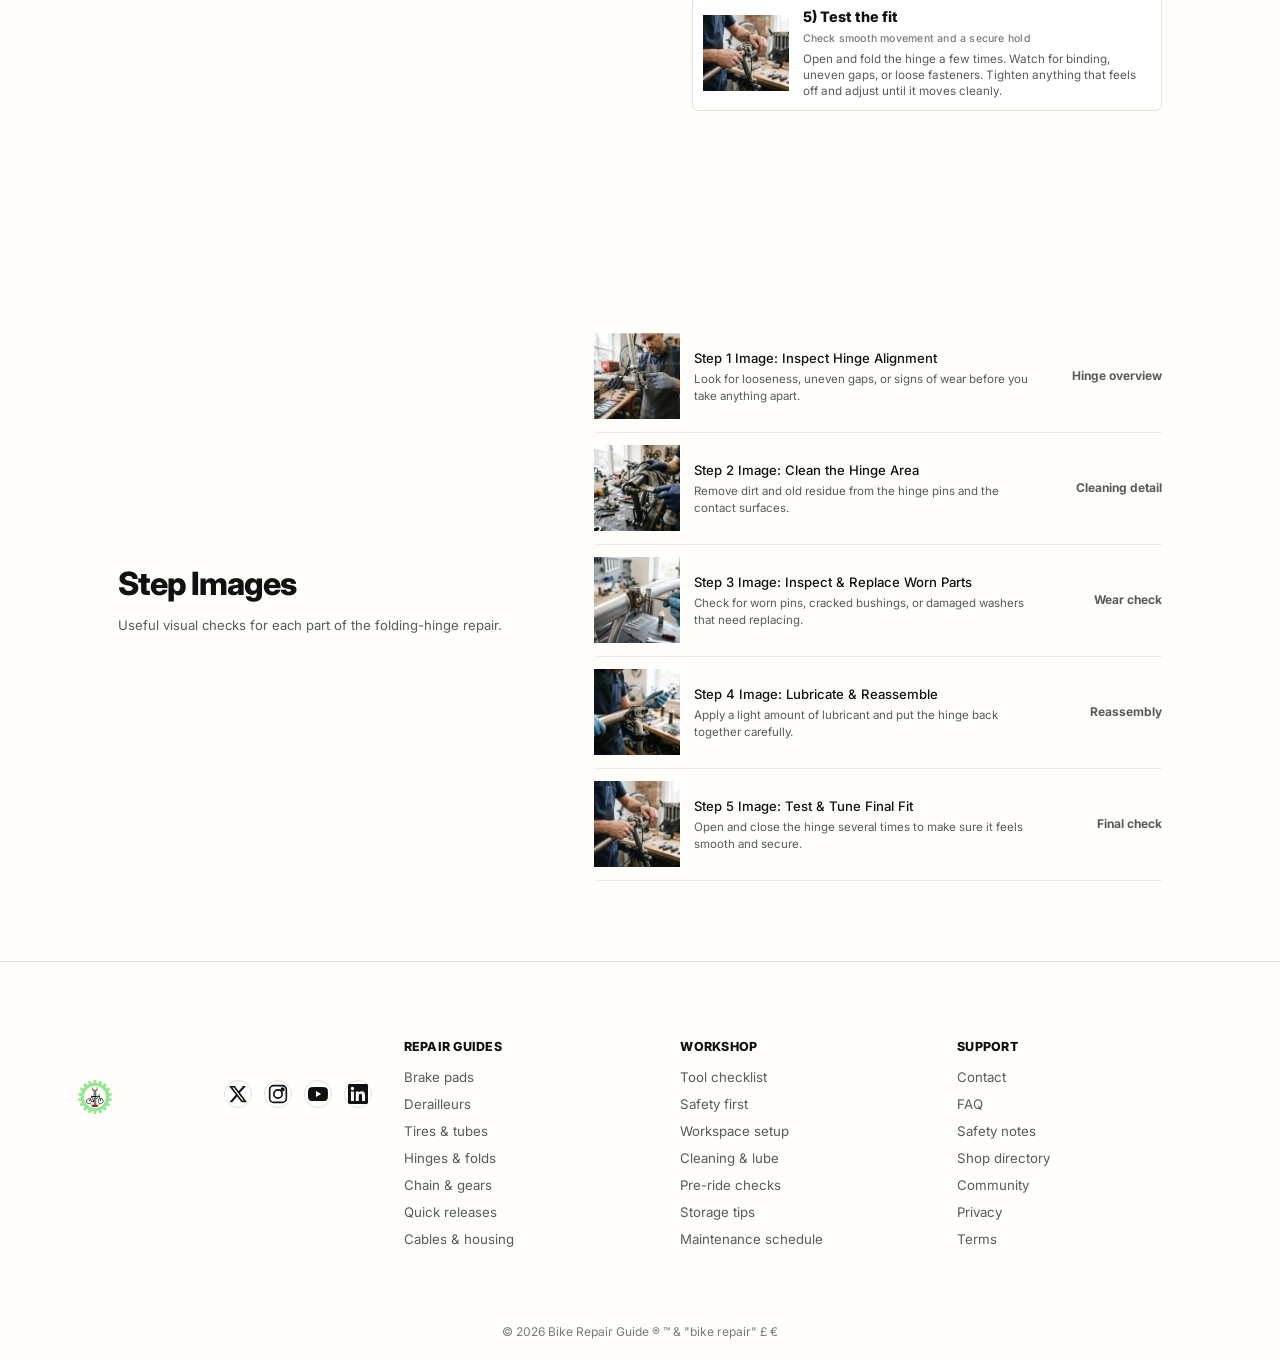
<file: fix.html>
<!DOCTYPE html>
<html lang="en">

<head>
    <meta charset="UTF-8">
    <link href="https://fonts.googleapis.com/css2?family=Inter:wght@400;500;600;700&display=swap" rel="stylesheet">
    <meta name="viewport" content="width=device-width, initial-scale=1.0">
    <meta name="description" content="Bike repair guides, emergency fixes, tool checklists, and local workshop recommendations for everyday riders.">
    <meta name="keywords" content="bike repair, flat tire, bike shop, repair guide, maintenance, cycling tips">
    <meta name="author" content="Bike Repair Guide">
    <title>Fix The Hinge Of a Folding Bike</title>
    <!-- page styles and the little brand mark -->
    <link rel="stylesheet" type="text/css" href="/css/common.css">
    <link rel="stylesheet" type="text/css" href="/css/fix.css">
    <link rel="icon" type="image/svg+xml" href="/img/icon-favicon.png">
</head>

<body class="fix-page">

    <!-- simple top bar that keeps the main routes easy to find -->
    <header class="topbar">
        <section class="site-shell brand-row">
            <section class="logo">
                <a href="/"><img src="/img/logo-icon.png" alt="Bike Repair Guide Logo" class="logo-icon" title="Bike Repair Guide Logo"></a>
                <span>Fix The Hinge Of a Folding Bike</span>
            </section>
            <nav class="top-nav" aria-label="Main Navigation">
                <ul class="menu-links">
                    <li><a href="/shops.html">Repair Shops</a></li>
                    <li><a href="/fix.html">Guides</a></li>
                    <li><a href="/bike-repair-kit.html">Tools</a></li>
                    <li><a href="/emergency.html">Emergency Repairs</a></li>
                    <li><a href="/contact.html">Contact</a></li>
                </ul>
                <!-- a compact search box so people can jump around quickly -->
                <form role="search" class="search-panel">
                    <input type="search" class="mini-search" placeholder="Search" aria-label="Search">
                </form>
            </nav>
        </section>
    </header>

    <main>
        <section class="guide-hero guide-panel">
            <section class="page-shell hero-wrap">
                <section class="guide-hero-content">
                    <h1>Fix The Folding Bicycle Hinge</h1>
                    <p>Step-by-step repair guide for a folding bike hinge that squeaks, binds, or won’t align.</p>
                </section>
                <section class="guide-hero-image">
                    <img src="/img/Fix Your Folding Hinge image.png" alt="Folding hinge close-up" class="hero-image" title="Folding hinge close-up">
                </section>
            </section>
        </section>

        <section class="warning-section caution-block">
            <section class="page-shell warning-box">
                <section class="warning-content">
                    <h2>Warning / Safety</h2>
                    <ul>
                        <li>Wear gloves and eye protection.</li>
                        <li>Support the bike securely before working.</li>
                        <li>Do not force misaligned hinge parts—check for debris or bent hardware.</li>
                        <li>If cracks or severe damage are found, stop and replace affected components.</li>
                    </ul>
                </section>
                <section class="warning-image">
                    <img src="/img/WARNING-SAFETY.png" alt="Tools set out beside a bicycle for a safe hinge repair" title="Bike repair tools and safety equipment">
                </section>
            </section>
        </section>

        <section class="timeline-section repair-timeline">
            <section class="page-shell timeline-shell">
                <section class="timeline-header">
                    <h2>5-Step Timeline</h2>
                    <p>Follow them in order. Each one checks a different part of the problem.</p>
                </section>
                <section class="timeline-steps">
                    <article class="timeline-step">
                        <section class="timeline-step-img">
                            <img src="/img/Identify the Problem image.png" alt="Identify the Problem image" title="Identify the Problem image">
                        </section>
                        <section class="timeline-step-content">
                            <h3>1) Identify the Problem</h3>
                            <section class="timeline-step-subtitle">Listen and check the alignment</section>
                            <p>Look for squeaks, grinding, wobble, or a hinge that won’t fold cleanly. Check the hinge pins, bushings, and nearby bolts for looseness or wear.</p>
                        </section>
                    </article>

                    <article class="timeline-step">
                        <section class="timeline-step-img">
                            <img src="/img/Clean the Hinge Area image.png" alt="Clean the Hinge Area image" title="Clean the Hinge Area image">
                        </section>
                        <section class="timeline-step-content">
                            <h3>2) Clean the hinge area</h3>
                            <section class="timeline-step-subtitle">Get rid of dirt and old grime</section>
                            <p>Wipe away the dirt around the hinge and remove debris from the small gaps. Clean the pin and bushing contact points until the movement feels smooth and easy.</p>
                        </section>
                    </article>

                    <article class="timeline-step">
                        <section class="timeline-step-img">
                            <img src="/img/Inspect & Replace Worn Parts image.png"
                                alt="Inspect & Replace Worn Parts image" title="Inspect & Replace Worn Parts image">
                        </section>
                        <section class="timeline-step-content">
                            <h3>3) Check for worn parts</h3>
                            <section class="timeline-step-subtitle">Inspect pins, bushings, and hardware</section>
                            <p>Look closely for worn hinge pins, cracked bushings, or damaged washers. If something is worn out, replace it before reassembling the hinge.</p>
                        </section>
                    </article>

                    <article class="timeline-step">
                        <section class="timeline-step-img">
                            <img src="/img/Lubricate & Reassemble image.png" alt="Lubricating the folding hinge before reassembly" title="Lubricate and reassemble the hinge">
                        </section>
                        <section class="timeline-step-content">
                            <h3>4) Lubricate and reassemble</h3>
                            <section class="timeline-step-subtitle">Use a light hand and line everything up</section>
                            <p>Add just a small amount of the correct lubricant to the hinge contact points. Reassemble the parts in the right order and make sure they line up neatly.</p>
                        </section>
                    </article>

                    <article class="timeline-step">
                        <section class="timeline-step-img">
                            <img src="/img/Test & Tune Final Fit image.png" alt="Test & Tune Final Fit image" title="Test & Tune Final Fit image">
                        </section>
                        <section class="timeline-step-content">
                            <h3>5) Test the fit</h3>
                            <section class="timeline-step-subtitle">Check smooth movement and a secure hold</section>
                            <p>Open and fold the hinge a few times. Watch for binding, uneven gaps, or loose fasteners. Tighten anything that feels off and adjust until it moves cleanly.</p>
                        </section>
                    </article>
                </section>
            </section>
        </section>

        <section class="step-images-section reference-panel">
            <section class="page-shell photo-shell">
                <section class="step-images-header">
                    <h2>Step Images</h2>
                    <p>Useful visual checks for each part of the folding-hinge repair.</p>
                </section>
                <section class="step-images-list">
                    <section class="step-image-row">
                        <section class="step-image-icon">
                            <img src="/img/inspect hinge alignment.png" alt="Inspect Hinge Alignment image" title="Inspect Hinge Alignment image">
                        </section>
                        <section class="step-image-info">
                            <h3>Step 1 Image: Inspect Hinge Alignment</h3>
                            <p>Look for looseness, uneven gaps, or signs of wear before you take anything apart.</p>
                        </section>
                        <section class="step-image-label">
                            <p><strong>Hinge overview</strong></p>
                        </section>
                    </section>

                    <section class="step-image-row">
                        <section class="step-image-icon">
                            <img src="/img/Clean the Hinge Area.png" alt="Cleaning dirt from the folding hinge" title="Clean the hinge area">
                        </section>
                        <section class="step-image-info">
                            <h3>Step 2 Image: Clean the Hinge Area</h3>
                            <p>Remove dirt and old residue from the hinge pins and the contact surfaces.</p>
                        </section>
                        <section class="step-image-label">
                            <p><strong>Cleaning detail</strong></p>
                        </section>
                    </section>

                    <section class="step-image-row">
                        <section class="step-image-icon">
                            <img src="/img/Inspect & Replace Worn Parts image.png"
                                alt="Inspect & Replace Worn Parts image" title="Inspect & Replace Worn Parts image">
                        </section>
                        <section class="step-image-info">
                            <h3>Step 3 Image: Inspect &amp; Replace Worn Parts</h3>
                            <p>Check for worn pins, cracked bushings, or damaged washers that need replacing.</p>
                        </section>
                        <section class="step-image-label">
                            <p><strong>Wear check</strong></p>
                        </section>
                    </section>

                    <section class="step-image-row">
                        <section class="step-image-icon">
                            <img src="/img/Lubricate & Reassemble image.png" alt="Lubricate & Reassemble image" title="Lubricate & Reassemble image">
                        </section>
                        <section class="step-image-info">
                            <h3>Step 4 Image: Lubricate &amp; Reassemble</h3>
                            <p>Apply a light amount of lubricant and put the hinge back together carefully.</p>
                        </section>
                        <section class="step-image-label">
                            <p><strong>Reassembly</strong></p>
                        </section>
                    </section>

                    <section class="step-image-row">
                        <section class="step-image-icon">
                            <img src="/img/Test & Tune Final Fit image.png" alt="Test & Tune Final Fit image" title="Test & Tune Final Fit image">
                        </section>
                        <section class="step-image-info">
                            <h3>Step 5 Image: Test &amp; Tune Final Fit</h3>
                            <p>Open and close the hinge several times to make sure it feels smooth and secure.</p>
                        </section>
                        <section class="step-image-label">
                            <p><strong>Final check</strong></p>
                        </section>
                    </section>
                </section>
            </section>
        </section>
</main>

    <!-- a light footer for the end of the page -->
    <footer class="site-footer">
        <section class="page-shell footer-inner">
            <section class="footer-brand">
                <section class="logo">
                    <a href="/"><img src="/img/logo-icon.png" alt="Bike Repair Guide Logo" class="logo-icon" title="Bike Repair Guide Logo"></a>

                <!-- simple social icons instead of extra image files -->
                </section>
                <section class="social-links">
                    <a href="#" aria-label="X (Twitter)"><svg width="20" height="20" viewBox="0 0 24 24"
                            fill="currentColor">
                            <path
                                d="M18.244 2.25h3.308l-7.227 8.26 8.502 11.24H16.17l-5.214-6.817L4.99 21.75H1.68l7.73-8.835L1.254 2.25H8.08l4.713 6.231zm-1.161 17.52h1.833L7.084 4.126H5.117z" />
                        </svg></a>
                    <a href="#" aria-label="Instagram"><svg width="20" height="20" viewBox="0 0 24 24" fill="none"
                            stroke="currentColor" stroke-width="2">
                            <rect x="2" y="2" width="20" height="20" rx="5" />
                            <circle cx="12" cy="12" r="5" />
                            <circle cx="17.5" cy="6.5" r="1.5" fill="currentColor" />
                        </svg></a>
                    <a href="#" aria-label="YouTube"><svg width="20" height="20" viewBox="0 0 24 24"
                            fill="currentColor">
                            <path
                                d="M23.498 6.186a3.016 3.016 0 0 0-2.122-2.136C19.505 3.545 12 3.545 12 3.545s-7.505 0-9.377.505A3.017 3.017 0 0 0 .502 6.186C0 8.07 0 12 0 12s0 3.93.502 5.814a3.016 3.016 0 0 0 2.122 2.136c1.871.505 9.376.505 9.376.505s7.505 0 9.377-.505a3.015 3.015 0 0 0 2.122-2.136C24 15.93 24 12 24 12s0-3.93-.502-5.814zM9.545 15.568V8.432L15.818 12l-6.273 3.568z" />
                        </svg></a>
                    <a href="#" aria-label="LinkedIn"><svg width="20" height="20" viewBox="0 0 24 24"
                            fill="currentColor">
                            <path
                                d="M20.447 20.452h-3.554v-5.569c0-1.328-.027-3.037-1.852-3.037-1.853 0-2.136 1.445-2.136 2.939v5.667H9.351V9h3.414v1.561h.046c.477-.9 1.637-1.85 3.37-1.85 3.601 0 4.267 2.37 4.267 5.455v6.286zM5.337 7.433a2.062 2.062 0 0 1-2.063-2.065 2.063 2.063 0 1 1 2.063 2.065zm1.782 13.019H3.555V9h3.564v11.452zM22.225 0H1.771C.792 0 0 .774 0 1.729v20.542C0 23.227.792 24 1.771 24h20.451C23.2 24 24 23.227 24 22.271V1.729C24 .774 23.2 0 22.222 0h.003z" />
                        </svg></a>
                </section>
            </section>
            <section class="footer-col">
                <h5>Repair Guides</h5>
                <ul>
                    <li><a href="#">Brake pads</a></li>
                    <li><a href="#">Derailleurs</a></li>
                    <li><a href="#">Tires & tubes</a></li>
                    <li><a href="/fix.html">Hinges & folds</a></li>
                    <li><a href="#">Chain & gears</a></li>
                    <li><a href="#">Quick releases</a></li>
                    <li><a href="#">Cables & housing</a></li>
                </ul>
            </section>

            <section class="footer-col">
                <h5>Workshop</h5>
                <ul>
                    <li><a href="/bike-repair-kit.html">Tool checklist</a></li>
                    <li><a href="#">Safety first</a></li>
                    <li><a href="#">Workspace setup</a></li>
                    <li><a href="#">Cleaning & lube</a></li>
                    <li><a href="#">Pre-ride checks</a></li>
                    <li><a href="#">Storage tips</a></li>
                    <li><a href="#">Maintenance schedule</a></li>
                </ul>
            </section>

            <section class="footer-col">
                <h5>Support</h5>
                <ul>
                    <li><a href="/contact.html">Contact</a></li>
                    <li><a href="/contact.html">FAQ</a></li>
                    <li><a href="#">Safety notes</a></li>
                    <li><a href="#">Shop directory</a></li>
                    <li><a href="#">Community</a></li>
                    <li><a href="#">Privacy</a></li>
                    <li><a href="#">Terms</a></li>
                </ul>
            </section>
        </section>
    <p class="copyright">&copy; 2026 Bike Repair Guide &reg; &trade; &amp; &quot;bike repair&quot; &pound; &euro;</p>
</footer>

</body>

</html>
</file>
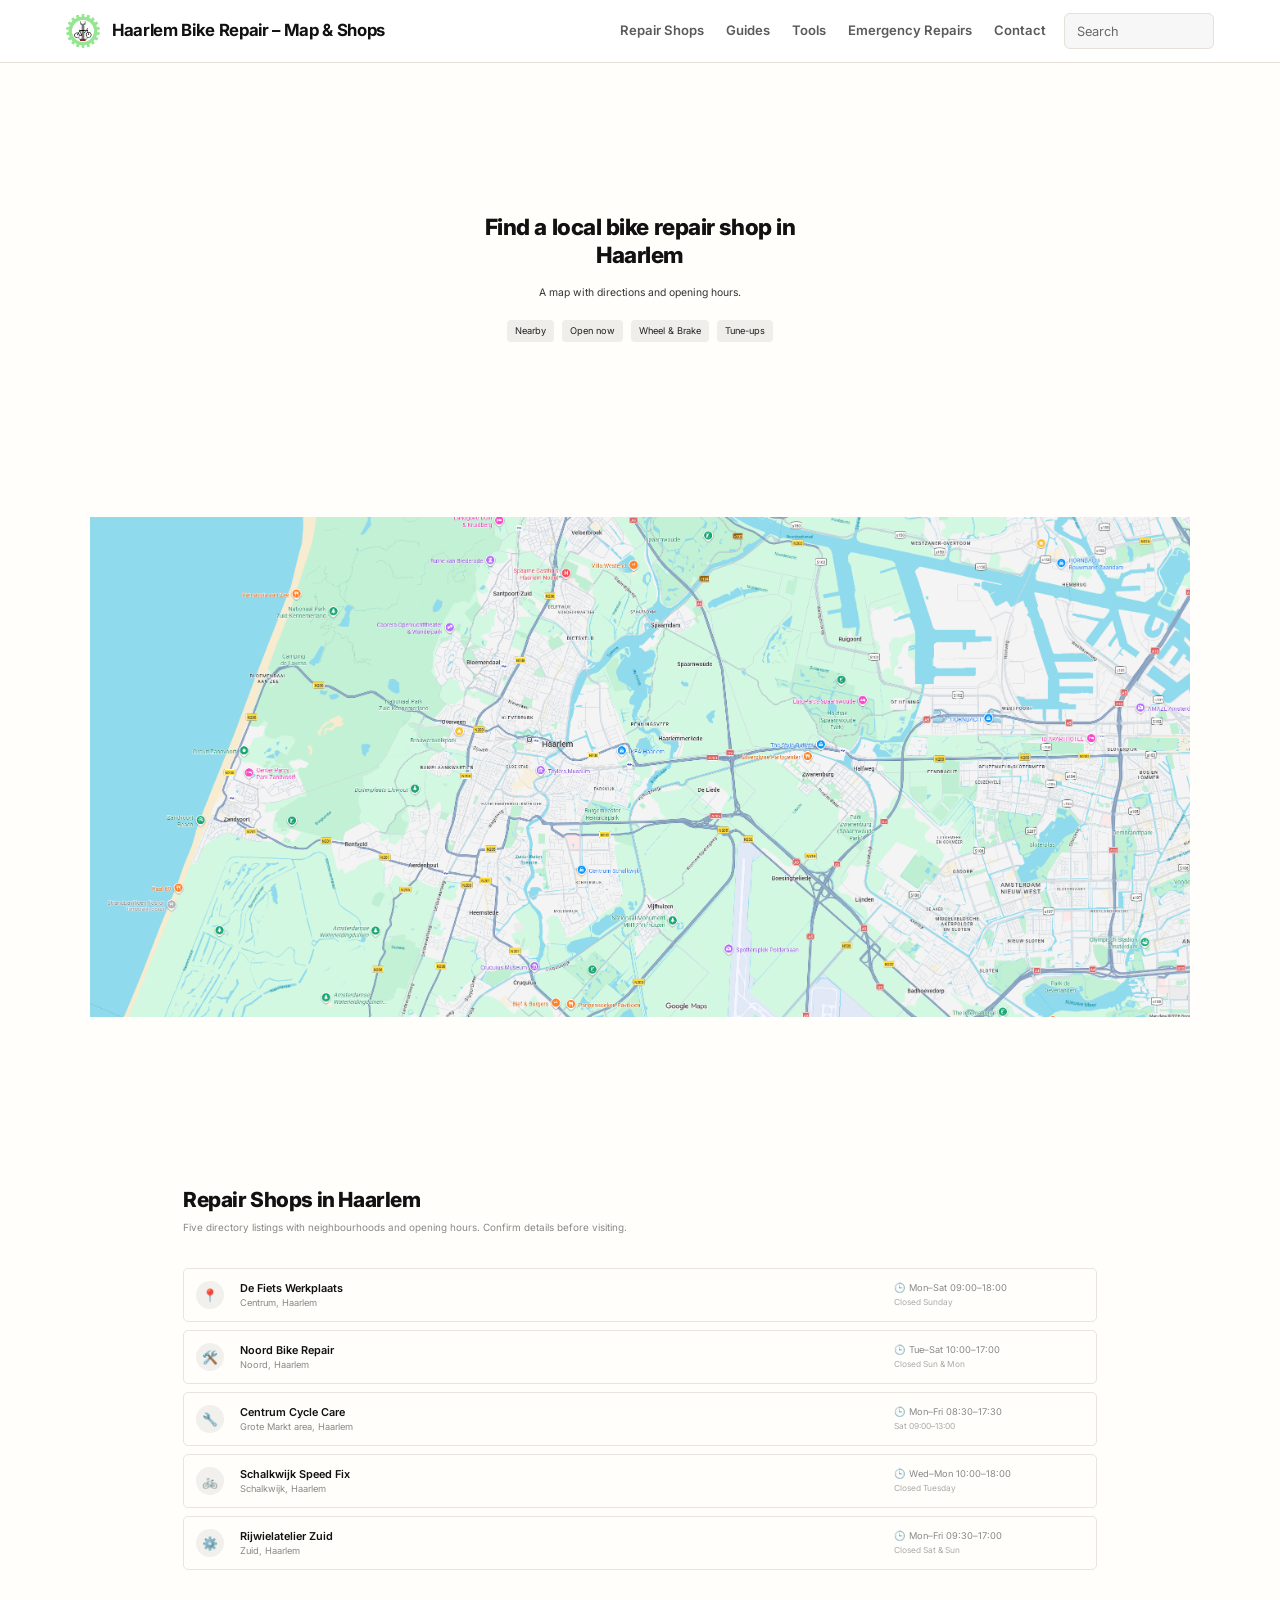
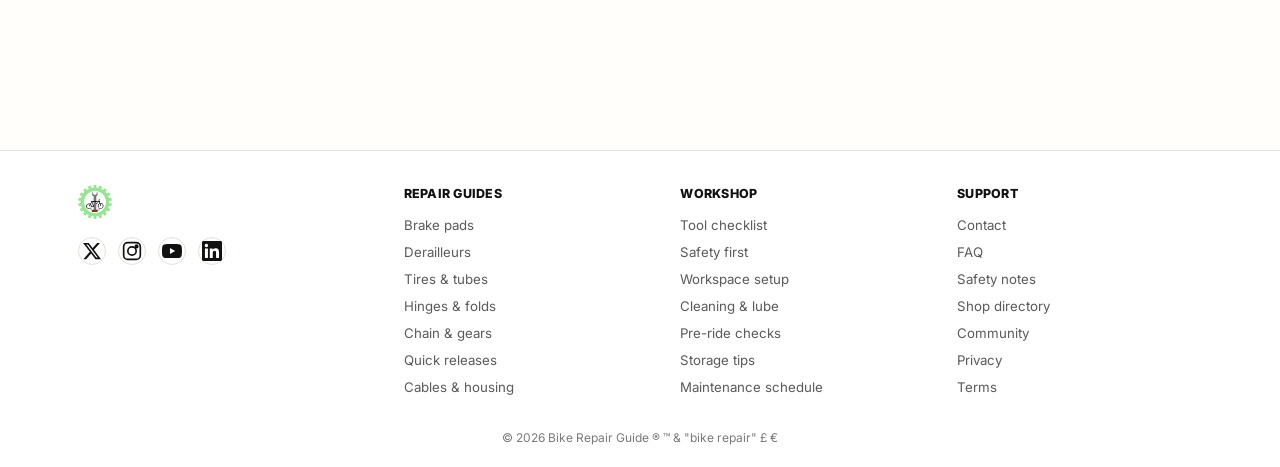
<file: shops.html>
<!DOCTYPE html>
<html lang="en">

<head>
    <meta charset="UTF-8">
    <link href="https://fonts.googleapis.com/css2?family=Inter:wght@400;500;600;700&display=swap" rel="stylesheet">
    <meta name="viewport" content="width=device-width, initial-scale=1.0">
    <meta name="description" content="Find bicycle repair shops in Haarlem with a local map, neighbourhoods, opening hours, and details for nearby workshops.">
    <meta name="keywords" content="Haarlem, bike repair, bicycle shops, opening hours, workshop">
    <meta name="author" content="Bike Repair Guide">
    <title>Haarlem Bike Repair – Map &amp; Shops</title>
    <link rel="stylesheet" type="text/css" href="/css/common.css">
    <link rel="stylesheet" type="text/css" href="/css/shops.css">
    <link rel="icon" type="image/svg+xml" href="/img/icon-favicon.png">

</head>

<body>
    <!-- simple top bar that keeps the main routes easy to find -->
    <header class="topbar">
        <section class="site-shell brand-row">
            <section class="logo">
                <a href="/" aria-label="Bike Repair Guide home"><figure class="photo-figure"><img src="/img/logo-icon.png" alt="Bike Repair Guide Logo" class="logo-icon" title="Bike Repair Guide Logo"><figcaption class="visually-hidden">Bike Repair Guide logo</figcaption></figure></a>
                <span>Haarlem Bike Repair – Map &amp; Shops</span>
            </section>
            <nav class="top-nav" aria-label="Main Navigation">
                <ul class="menu-links">
                    <li><a href="/shops.html">Repair Shops</a></li>
                    <li><a href="/fix.html">Guides</a></li>
                    <li><a href="/bike-repair-kit.html">Tools</a></li>
                    <li><a href="/emergency.html">Emergency Repairs</a></li>
                    <li><a href="/contact.html">Contact</a></li>
                </ul>
                <!-- a compact search box so people can jump around quickly -->
                <form class="search-panel" role="search"><input type="search" class="mini-search" placeholder="Search" aria-label="Search">
                </form>
            </nav>
        </section>
    </header>

    <main>
        <section class="kit-hero">
            <section class="site-shell">
                <section class="headline">
                    <h1>Find a local bike repair shop in Haarlem</h1>
                    <p>A map with directions and opening hours.</p>
                </section>
                <section class="hero-tags hero-tags1">
                    <span class="tag">Nearby</span><span class="tag">Open now</span><span class="tag">Wheel &amp; Brake</span><span class="tag">Tune-ups</span>
                </section>
            </section>
        </section>

        <section class="shop-map-section">
            <figure class="shop-map">
                <img src="/img/map.png" alt="Map of Haarlem showing nearby bike repair shops and surrounding neighbourhoods" title="Map of Haarlem with bike repair shops">
                <figcaption class="visually-hidden">Haarlem map showing local roads, neighbourhoods, and repair shop locations.</figcaption>
            </figure>
        </section>

        <section class="shop-directory" id="shop-directory">
            <section class="site-shell">
                <section class="headline">
                    <h2>Repair Shops in Haarlem</h2>
                    <p>Five directory listings with neighbourhoods and opening hours. Confirm details before visiting.</p>
                </section>
                <section class="shops-list">
                    <section class="shop-row">
                        <section class="shop-icon">📍</section>
                        <section class="shop-info">
                            <h3>De Fiets Werkplaats</h3>
                            <p>Centrum, Haarlem</p>
                        </section>
                        <section class="shop-hours">
                            <p>🕒 Mon–Sat 09:00–18:00</p>
                            <p class="mini-tag">Closed Sunday</p>
                        </section>
                    </section>
                    <section class="shop-row">
                        <section class="shop-icon">🛠️</section>
                        <section class="shop-info">
                            <h3>Noord Bike Repair</h3>
                            <p>Noord, Haarlem</p>
                        </section>
                        <section class="shop-hours">
                            <p>🕒 Tue–Sat 10:00–17:00</p>
                            <p class="mini-tag">Closed Sun & Mon</p>
                        </section>
                    </section>
                    <section class="shop-row">
                        <section class="shop-icon">🔧</section>
                        <section class="shop-info">
                            <h3>Centrum Cycle Care</h3>
                            <p>Grote Markt area, Haarlem</p>
                        </section>
                        <section class="shop-hours">
                            <p>🕒 Mon–Fri 08:30–17:30</p>
                            <p class="mini-tag">Sat 09:00–13:00</p>
                        </section>
                    </section>
                    <section class="shop-row">
                        <section class="shop-icon">🚲</section>
                        <section class="shop-info">
                            <h3>Schalkwijk Speed Fix</h3>
                            <p>Schalkwijk, Haarlem</p>
                        </section>
                        <section class="shop-hours">
                            <p>🕒 Wed–Mon 10:00–18:00</p>
                            <p class="mini-tag">Closed Tuesday</p>
                        </section>
                    </section>
                    <section class="shop-row">
                        <section class="shop-icon">⚙️</section>
                        <section class="shop-info">
                            <h3>Rijwielatelier Zuid</h3>
                            <p>Zuid, Haarlem</p>
                        </section>
                        <section class="shop-hours">
                            <p>🕒 Mon–Fri 09:30–17:00</p>
                            <p class="mini-tag">Closed Sat & Sun</p>
                        </section>
                    </section>
                </section>
            </section>
        </section>
</main>

    <!-- a light footer for the end of the page -->
    <footer class="site-footer">
        <section class="page-shell footer-inner">
            <section class="footer-brand">
                <section class="logo">
                    <a href="/"><img src="/img/logo-icon.png" alt="Bike Repair Guide Logo" class="logo-icon" title="Bike Repair Guide Logo"></a>
                </section>

                <!-- simple social icons instead of extra image files -->
                <section class="social-links">
                    <a href="#" aria-label="X (Twitter)">
                        <svg width="20" height="20" viewBox="0 0 24 24" fill="currentColor">
                            <path
                                d="M18.244 2.25h3.308l-7.227 8.26 8.502 11.24H16.17l-5.214-6.817L4.99 21.75H1.68l7.73-8.835L1.254 2.25H8.08l4.713 6.231zm-1.161 17.52h1.833L7.084 4.126H5.117z" />
                        </svg>
                    </a>
                    <a href="#" aria-label="Instagram">
                        <svg width="20" height="20" viewBox="0 0 24 24" fill="none" stroke="currentColor"
                            stroke-width="2">
                            <rect x="2" y="2" width="20" height="20" rx="5" />
                            <circle cx="12" cy="12" r="5" />
                            <circle cx="17.5" cy="6.5" r="1.5" fill="currentColor" />
                        </svg>
                    </a>
                    <a href="#" aria-label="YouTube">
                        <svg width="20" height="20" viewBox="0 0 24 24" fill="currentColor">
                            <path
                                d="M23.498 6.186a3.016 3.016 0 0 0-2.122-2.136C19.505 3.545 12 3.545 12 3.545s-7.505 0-9.377.505A3.017 3.017 0 0 0 .502 6.186C0 8.07 0 12 0 12s0 3.93.502 5.814a3.016 3.016 0 0 0 2.122 2.136c1.871.505 9.376.505 9.376.505s7.505 0 9.377-.505a3.015 3.015 0 0 0 2.122-2.136C24 15.93 24 12 24 12s0-3.93-.502-5.814zM9.545 15.568V8.432L15.818 12l-6.273 3.568z" />
                        </svg>
                    </a>
                    <a href="#" aria-label="LinkedIn">
                        <svg width="20" height="20" viewBox="0 0 24 24" fill="currentColor">
                            <path
                                d="M20.447 20.452h-3.554v-5.569c0-1.328-.027-3.037-1.852-3.037-1.853 0-2.136 1.445-2.136 2.939v5.667H9.351V9h3.414v1.561h.046c.477-.9 1.637-1.85 3.37-1.85 3.601 0 4.267 2.37 4.267 5.455v6.286zM5.337 7.433a2.062 2.062 0 0 1-2.063-2.065 2.063 2.063 0 1 1 2.063 2.065zm1.782 13.019H3.555V9h3.564v11.452zM22.225 0H1.771C.792 0 0 .774 0 1.729v20.542C0 23.227.792 24 1.771 24h20.451C23.2 24 24 23.227 24 22.271V1.729C24 .774 23.2 0 22.222 0h.003z" />
                        </svg>
                    </a>
                </section>
            </section>

            <section class="footer-col">
                <h5>Repair Guides</h5>
                <ul>
                    <li><a href="#">Brake pads</a></li>
                    <li><a href="#">Derailleurs</a></li>
                    <li><a href="#">Tires & tubes</a></li>
                    <li><a href="/fix.html">Hinges & folds</a></li>
                    <li><a href="#">Chain & gears</a></li>
                    <li><a href="#">Quick releases</a></li>
                    <li><a href="#">Cables & housing</a></li>
                </ul>
            </section>

            <section class="footer-col">
                <h5>Workshop</h5>
                <ul>
                    <li><a href="/bike-repair-kit.html">Tool checklist</a></li>
                    <li><a href="#">Safety first</a></li>
                    <li><a href="#">Workspace setup</a></li>
                    <li><a href="#">Cleaning & lube</a></li>
                    <li><a href="#">Pre-ride checks</a></li>
                    <li><a href="#">Storage tips</a></li>
                    <li><a href="#">Maintenance schedule</a></li>
                </ul>
            </section>

            <section class="footer-col">
                <h5>Support</h5>
                <ul>
                    <li><a href="/contact.html">Contact</a></li>
                    <li><a href="/contact.html">FAQ</a></li>
                    <li><a href="#">Safety notes</a></li>
                    <li><a href="#">Shop directory</a></li>
                    <li><a href="#">Community</a></li>
                    <li><a href="#">Privacy</a></li>
                    <li><a href="#">Terms</a></li>
                </ul>
            </section>
        </section>
    <p class="copyright">&copy; 2026 Bike Repair Guide &reg; &trade; &amp; &quot;bike repair&quot; &pound; &euro;</p>
</footer>
</body>

</html>
</file>
<file: css/common.css>
/* Shared base, header and footer styles for every page. */
* {
    box-sizing: border-box;
    margin: 0;
    padding: 0;
}

html {
    scroll-behavior: smooth;
}

body {
    font-family: 'Inter', -apple-system, BlinkMacSystemFont, 'Segoe UI', Arial, sans-serif;
    background: #f4f2ee;
    color: #111111;
    line-height: 1.5;
    -webkit-font-smoothing: antialiased;
}

body.contact-page,
body.emergency-page,
body.fix-page {
    background: #fffefa;
}

a {
    color: inherit;
    text-decoration: none;
}

a:visited {
    color: #3b4a37;
}

button,
input,
select {
    font: inherit;
}

img {
    max-width: 100%;
    display: block;
}

ul,
ol {
    list-style: none;
}

.site-shell,
.page-shell {
    max-width: 1180px;
    margin: 0 auto;
    padding: 0 28px;
}

main {
    padding-bottom: 40px;
}

section {
    padding: 42px 0;
}

.form-input {
    width: 100%;
    border: 1px solid #e5e0d8;
    border-radius: 6px;
    min-height: 40px;
    padding: 9px 12px;
    background: #fff;
    color: #111111;
}

.btn {
    display: inline-flex;
    align-items: center;
    justify-content: center;
    min-height: 38px;
    padding: 10px 16px;
    border: 1px solid #e5e0d8;
    border-radius: 6px;
    background: #fff;
    color: #111111;
    font-size: 0.78rem;
    font-weight: 700;
    letter-spacing: 0.01em;
    text-transform: uppercase;
    transition: all 0.2s ease;
}

.btn:hover {
    background: #f0f0f0;
}

.btn-primary {
    background: #111;
    border-color: #111;
    color: white;
}

.btn-primary:visited {
    color: white;
}

.btn-primary:hover {
    background: #222;
}

.topbar {
    background: #fff;
    border-bottom: 1px solid #e5e0d8;
    position: sticky;
    top: 0;
    z-index: 20;
}

.topbar .site-shell,
.brand-row {
    display: flex;
    align-items: center;
    justify-content: space-between;
    min-height: 62px;
    gap: 30px;
}

.logo,
.brand-lockup {
    display: flex;
    align-items: center;
    gap: 12px;
    min-width: 0;
}

.logo img,
.brand-lockup img,
.logo-icon {
    width: 34px;
    height: 34px;
    display: block;
    border-radius: 50%;
}

.logo span,
.brand-lockup span {
    font-size: 1.05rem;
    font-weight: 700;
    letter-spacing: -0.02em;
    white-space: nowrap;
}

.top-nav {
    display: flex;
    align-items: center;
    gap: 18px;
}

.menu-links {
    display: flex;
    align-items: center;
    gap: 22px;
    font-size: 0.82rem;
    color: #5a5a5a;
}

.menu-links > li > a {
    font-weight: 600;
}

.menu-links a {
    transition: color 0.2s ease;
}

.menu-links a:hover {
    color: #111111;
}

.search-panel {
    display: flex;
    align-items: center;
}

.mini-search,
.guide-search {
    width: 150px;
    height: 36px;
    padding: 0 12px;
    border: 1px solid #e5e0d8;
    border-radius: 6px;
    background: #f7f7f7;
    color: #111111;
    font-size: 0.8rem;
}

.mini-search::placeholder,
.guide-search::placeholder {
    color: #6a6a6a;
}

.site-footer {
    border-top: 1px solid #e5e0d8;
    background: #fff;
    padding: 34px 0 20px;
}

.footer-inner {
    display: grid;
    grid-template-columns: 1.2fr 1fr 1fr 1fr;
    gap: 32px;
}

.footer-brand {
    display: flex;
    flex-direction: column;
    gap: 18px;
}

.footer-brand .logo,
.footer-brand .brand-lockup {
    align-items: center;
}

.social-links {
    display: flex;
    align-items: center;
    gap: 12px;
}

.social-links a {
    display: inline-flex;
    align-items: center;
    justify-content: center;
    width: 28px;
    height: 28px;
    border-radius: 50%;
    border: 1px solid #e5e0d8;
    background: #fff;
    color: #111111;
}

.footer-col h5 {
    font-size: 0.78rem;
    letter-spacing: 0.02em;
    text-transform: uppercase;
    font-weight: 800;
    margin-bottom: 12px;
}

.footer-col li {
    margin-bottom: 7px;
    color: #5a5a5a;
    font-size: 0.83rem;
}

.copyright {
    margin-top: 24px;
    text-align: center;
    font-size: 0.75rem;
    color: #7a7a7a;
}

@media (max-width: 900px) {
    .footer-inner {
        grid-template-columns: 1fr;
    }

    .topbar .site-shell,
    .brand-row {
        flex-wrap: wrap;
        justify-content: center;
        padding: 14px 0;
    }

    .menu-links {
        flex-wrap: wrap;
        justify-content: center;
    }

    .site-shell,
    .page-shell {
        padding: 0 18px;
    }
}

@media (max-width: 560px) {
    .top-nav {
        width: 100%;
        flex-direction: column;
    }

    .menu-links {
        gap: 10px;
        font-size: 0.7rem;
    }
}
</file>
<file: css/index.css>
/* Spacing here follows the homepage's hero, repair cards, and tool guide. */
body {
    background: #fffefa;
}

.topbar section,
.site-footer section,
main section {
    padding-top: 0;
    padding-bottom: 0;
}

.topbar .site-shell {
    max-width: 1180px;
    padding: 0 16px;
}

.hero-band {
    padding: 44px 0 42px;
    border-bottom: 1px solid #eeeae4;
}

.hero-layout {
    display: grid;
    max-width: 1040px;
    grid-template-columns: 1.05fr 1fr;
    gap: 52px;
    align-items: center;
}

.intro-copy {
    display: flex;
    flex-direction: column;
    gap: 14px;
}

.intro-copy h1,
.section-intro h2 {
    color: #111;
    font-size: 1.85rem;
    font-weight: 800;
    line-height: 1.15;
    letter-spacing: -0.025em;
}

.intro-copy p,
.section-intro p {
    color: #222;
    font-size: 0.75rem;
    line-height: 1.45;
}

.hero-buttons,
.hero-tags,
.tag-row {
    display: flex;
    align-items: center;
    flex-wrap: wrap;
    gap: 8px;
}

.hero-buttons {
    margin-top: 10px;
}

.hero-tags {
    margin-top: 8px;
}

.btn {
    display: inline-flex;
    min-height: 30px;
    align-items: center;
    justify-content: center;
    padding: 7px 12px;
    border: 1px solid #111;
    border-radius: 6px;
    background: transparent;
    color: #111;
    font-size: 0.68rem;
    font-weight: 600;
    text-align: center;
    text-transform: none;
    transition: background-color 0.2s ease, color 0.2s ease;
}

.btn:hover {
    background: #f0efeb;
}

.btn-primary {
    background: #050505;
    color: #fff;
}

.btn-primary:hover {
    background: #333;
    color: #fff;
}

.tag {
    display: inline-flex;
    min-height: 24px;
    align-items: center;
    justify-content: center;
    padding: 4px 9px;
    border-radius: 5px;
    background: #efeeeb;
    color: #222;
    font-size: 0.62rem;
}

.hero-photo {
    position: relative;
    display: block;
    height: 305px;
    overflow: hidden;
    background: #ece8e2;
}

.hero-photo img {
    width: 100%;
    height: 100%;
    object-fit: cover;
}

.visually-hidden {
    position: absolute;
    width: 1px;
    height: 1px;
    padding: 0;
    overflow: hidden;
    white-space: nowrap;
    border: 0;
}

.featured-fixes,
.start-section {
    padding: 30px 0 40px;
    border-bottom: 1px solid #eeeae4;
}

.featured-fixes .site-shell {
    max-width: 940px;
}

.section-intro {
    margin: 0 auto 82px;
    text-align: center;
}

.section-intro h2 {
    font-size: 1.75rem;
}

.section-intro p {
    max-width: 470px;
    margin: 18px auto 0;
}

.fix-list,
.starter-grid {
    display: grid;
    gap: 20px;
}

.fix-list {
    grid-template-columns: 1fr 1fr 1fr;
}

.issue-card,
.care-card {
    min-width: 0;
    overflow: hidden;
    border: 1px solid #e8e4de;
    background: #fffefa;
}

.fix-visual {
    position: relative;
    display: block;
    height: 260px;
    overflow: hidden;
}

.fix-visual img {
    width: 100%;
    height: 100%;
    object-fit: cover;
}

.step-tag {
    position: absolute;
    top: 8px;
    left: 8px;
    z-index: 1;
    padding: 2px 4px;
    background: #fffefa;
    color: #111;
    font-size: 0.55rem;
}

.fix-copy {
    padding: 8px 10px;
}

.fix-copy h3 {
    overflow: hidden;
    color: #222;
    font-size: 0.68rem;
    font-weight: 400;
    text-overflow: ellipsis;
    white-space: nowrap;
}

.fix-copy p {
    overflow: hidden;
    font-size: 0.78rem;
    font-weight: 600;
    text-overflow: ellipsis;
    white-space: nowrap;
}

.start-section .site-shell {
    max-width: 940px;
}

.starter-grid {
    grid-template-columns: 1fr 1fr;
    gap: 28px;
}

.care-card {
    display: flex;
    min-height: 140px;
    align-items: flex-start;
    gap: 12px;
    padding: 12px;
    border-radius: 5px;
}

.starter-thumb {
    position: relative;
    display: block;
    flex: 0 0 76px;
    width: 76px;
    height: 76px;
    overflow: hidden;
}

.starter-thumb img {
    width: 100%;
    height: 100%;
    object-fit: cover;
}

.starter-copy {
    min-width: 0;
}

.starter-copy h3 {
    margin-bottom: 3px;
    font-size: 0.8rem;
    font-weight: 600;
    line-height: 1.3;
}

.mini-label {
    margin-bottom: 5px;
    color: #888;
    font-size: 0.62rem;
}

.starter-copy p {
    color: #222;
    font-size: 0.7rem;
    line-height: 1.4;
}

.tag-row {
    margin-top: 8px;
}

.tag-row .tag {
    min-height: 20px;
    padding: 3px 6px;
    font-size: 0.55rem;
}

@media (max-width: 900px) {
    .hero-layout {
        grid-template-columns: 1fr 1fr;
        gap: 28px;
    }

    .fix-list {
        gap: 12px;
    }

    .fix-visual {
        height: 210px;
    }

    .starter-grid {
        gap: 14px;
    }
}

@media (max-width: 640px) {
    .hero-band {
        padding: 38px 0;
    }

    .hero-layout {
        grid-template-columns: 1fr;
    }

    .hero-photo {
        height: 230px;
    }

    .featured-fixes,
    .start-section {
        padding: 34px 0;
    }

    .section-intro {
        margin-bottom: 32px;
    }

    .fix-list,
    .starter-grid {
        grid-template-columns: 1fr;
    }

    .fix-visual {
        height: 240px;
    }
}
</file>
<file: css/bike-repair-kit.css>
.topbar section,
.site-footer section,
main section {
    padding-top: 0;
    padding-bottom: 0;
}

body {
    background: #fffefa;
}

.topbar .site-shell {
    padding-right: 28px;
    padding-left: 14px;
}

.topbar .logo {
    gap: 64px;
}

.top-nav {
    gap: 12px;
}

.menu-links {
    gap: 14px;
    font-size: 0.68rem;
}

.mini-search {
    width: 115px;
}

.footer-inner {
    max-width: 800px;
    gap: 28px;
}

.footer-brand {
    flex-direction: row;
    align-items: center;
    gap: 12px;
}

.kit-hero {
    padding: 78px 0 80px;
}

.headline {
    margin: 0 auto 28px;
    text-align: center;
}

.headline h1,
.headline h2,
.item-checklist-header h2 {
    color: #111;
    font-size: 1.65rem;
    font-weight: 800;
    line-height: 1.2;
    letter-spacing: -0.025em;
}

.headline p {
    max-width: 390px;
    margin: 26px auto 0;
    color: #222;
    font-size: 0.75rem;
    line-height: 1.5;
}

.hero-buttons,
.summary-buttons {
    display: flex;
    align-items: center;
    justify-content: center;
    gap: 12px;
    flex-wrap: wrap;
}

.hero-buttons {
    margin-top: 28px;
}

.btn {
    display: inline-flex;
    align-items: center;
    justify-content: center;
    min-height: 38px;
    padding: 9px 18px;
    border: 1px solid #111;
    border-radius: 6px;
    background: transparent;
    color: #111;
    cursor: pointer;
    font: inherit;
    font-size: 0.72rem;
    font-weight: 600;
    text-align: center;
    text-transform: none;
    transition: background-color 0.2s ease, color 0.2s ease;
}

.btn:hover {
    background: #f0efeb;
}

.btn-primary {
    border-color: #050505;
    background: #050505;
    color: #fff;
}

.btn-primary:hover {
    background: #333;
    color: #fff;
}

.workshop-checklist {
    padding: 0 0 90px;
}

.workshop-checklist .site-shell {
    max-width: 752px;
}

.workshop-checklist .headline {
    margin-bottom: 106px;
}

.workshop-checklist .headline p {
    max-width: none;
}

.shop-grid {
    display: grid;
    grid-template-columns: 1fr 1fr;
    gap: 10px;
}

.repair-shop {
    display: flex;
    min-width: 0;
    min-height: 104px;
    align-items: center;
    border: 1px solid #e8e4de;
    border-radius: 6px;
    background: #fffefa;
}

.shop-card-img {
    position: relative;
    display: block;
    flex: 0 0 76px;
    width: 76px;
    height: 66px;
    margin: 0 0 0 10px;
    overflow: hidden;
    border: 1px solid #e8e4de;
    border-radius: 4px;
    background: #f2f0ec;
}

.shop-card-img img {
    width: 100%;
    height: 100%;
    object-fit: cover;
}

.repair-shop:first-child .shop-card-img img {
    object-fit: contain;
}

.visually-hidden {
    position: absolute;
    width: 1px;
    height: 1px;
    padding: 0;
    overflow: hidden;
    white-space: nowrap;
    border: 0;
}

.shop-card-content {
    min-width: 0;
    padding: 8px 10px;
}

.shop-card-content h3 {
    margin-bottom: 3px;
    font-size: 0.78rem;
    font-weight: 700;
    line-height: 1.3;
}

.shop-card-subtitle {
    color: #888;
    font-size: 0.62rem;
}

.shop-card-content p {
    margin-top: 6px;
    color: #222;
    font-size: 0.68rem;
    line-height: 1.4;
}

.shop-card-tags {
    display: flex;
    flex-wrap: wrap;
    gap: 4px;
    margin-top: 6px;
}

.tag {
    display: inline-block;
    padding: 2px 5px;
    background: #eceae6;
    color: #333;
    font-size: 0.55rem;
    line-height: 1.25;
}

.item-checklist {
    margin: 0 7%;
    padding: 93px 0 98px;
    border-top: 1px solid #e8e4de;
}

.checklist-shell {
    display: grid;
    grid-template-columns: 1fr 1fr;
    gap: 68px;
    align-items: center;
    padding-left: 36px;
}

.item-checklist-header h2 {
    margin-bottom: 12px;
}

.item-checklist-header p {
    color: #222;
    font-size: 0.75rem;
    line-height: 1.5;
}

.kit-note {
    margin-top: 12px;
    color: #777;
    font-size: 0.7rem;
}

.kit-note em {
    display: block;
    margin-top: 3px;
    text-indent: 0.5em;
    word-spacing: 0.08em;
}

.kit-note strong::first-letter {
    font-size: 1.15em;
}

.checklist-items {
    display: flex;
    flex-direction: column;
}

.checklist-item {
    display: grid;
    grid-template-columns: 40px 1fr 0.8fr;
    gap: 10px;
    align-items: center;
    min-height: 64px;
    padding: 8px 0;
    border-bottom: 1px solid #e8e4de;
}

.checklist-item:first-child {
    border-top: 1px solid #e8e4de;
}

.checklist-checkbox {
    display: grid;
    width: 38px;
    height: 38px;
    place-items: center;
    border-radius: 50%;
    background: #f1f0ed;
    cursor: pointer;
}

.checklist-checkbox input {
    width: 18px;
    height: 18px;
}

.checklist-info h3 {
    font-size: 0.78rem;
    font-weight: 500;
    line-height: 1.3;
}

.checklist-info p {
    margin-top: 2px;
    color: #888;
    font-size: 0.65rem;
    line-height: 1.4;
}

.checklist-action {
    text-align: right;
}

.checklist-action p {
    font-size: 0.74rem;
    font-weight: 600;
    line-height: 1.4;
}

.kit-summary {
    padding: 0;
}

.kit-summary .site-shell {
    max-width: 766px;
}

.kit-summary .headline {
    margin-bottom: 44px;
}

.summary-fields {
    min-width: 0;
    border: 0;
}

.summary-grid {
    display: grid;
    grid-template-columns: 1fr 1fr;
    gap: 52px;
}

.form-group {
    display: flex;
    min-width: 0;
    flex-direction: column;
    gap: 4px;
}

.form-group label,
.kit-extras label {
    font-size: 0.65rem;
    font-weight: 600;
}

.form-input {
    width: 100%;
    min-height: 28px;
    padding: 5px 10px;
    border: 1px solid #e8e4de;
    border-radius: 5px;
    background: #fff;
    color: #111;
    font: inherit;
    font-size: 0.65rem;
}

.form-hint {
    color: #888;
    font-size: 0.58rem;
    line-height: 1.35;
}

.summary-buttons {
    margin-top: 17px;
}

.kit-extras {
    width: 93%;
    max-width: 824px;
    margin: 18px auto 0;
    color: #555;
    font-size: 0.7rem;
}

.kit-extras summary {
    cursor: pointer;
}

.kit-extras label {
    display: block;
    margin: 12px 0 5px;
}

.kit-extras .btn {
    margin-top: 8px;
}

.kit-comparison {
    margin-top: 16px;
}

.kit-comparison h3 {
    margin-bottom: 8px;
    font-size: 0.75rem;
}

.data-table {
    width: 100%;
    margin-top: 12px;
    border-collapse: collapse;
    background: #fff;
    font-size: 0.7rem;
}

.data-table th,
.data-table td {
    padding: 8px 10px;
    border-width: 1px;
    border-style: solid;
    border-color: #e5e0d8;
    text-align: left;
}

.data-table tbody tr:nth-child(even) td {
    background: #CFF;
}

.data-table tbody tr:nth-child(odd) td {
    background: #FFF;
}

@media (max-width: 900px) {
    .checklist-shell {
        grid-template-columns: 1fr;
        gap: 28px;
        padding-left: 28px;
    }

    .item-checklist {
        margin: 0 4%;
    }

    .topbar .logo {
        gap: 24px;
    }
}

@media (max-width: 560px) {
    .kit-hero {
        padding: 62px 0;
    }

    .shop-grid,
    .summary-grid {
        grid-template-columns: 1fr;
    }

    .workshop-checklist .headline {
        margin-bottom: 42px;
    }

    .workshop-checklist {
        padding-bottom: 54px;
    }

    .item-checklist {
        margin: 0 18px;
        padding: 52px 0 40px;
    }

    .topbar .site-shell {
        padding-right: 18px;
        padding-left: 18px;
    }

    .topbar .logo {
        gap: 12px;
    }

    .checklist-item {
        grid-template-columns: 36px 1fr 0.75fr;
        gap: 8px;
    }

    .checklist-checkbox {
        width: 32px;
        height: 32px;
    }

    .summary-grid {
        gap: 18px;
    }

    .kit-summary .headline {
        margin-bottom: 32px;
    }

    .summary-buttons .btn {
        width: 100%;
    }

    .kit-extras {
        width: 100%;
    }
}
</file>
<file: css/contact.css>
.kit-hero {
  padding-top: 44px;
  padding-bottom: 30px;
}
.headline h2,
.item-checklist-header h2 {
  font-size: 3.2rem;
  line-height: 1.08;
  letter-spacing: -0.04em;
  font-weight: 800;
  color: #111111;
}
.headline p,
.item-checklist-header p {
  font-size: 1rem;
  color: #5a5a5a;
  line-height: 1.55;
}
.hero-buttons {
  display: flex;
  align-items: center;
  gap: 12px;
  flex-wrap: wrap;
}
.hero-tags {
  display: flex;
  flex-wrap: wrap;
  gap: 8px;
  justify-content: flex-start;
}
.hero-tags {
  margin-top: 4px;
}
.tag {
  display: inline-flex;
  align-items: center;
  justify-content: center;
  min-height: 26px;
  padding: 4px 10px;
  border-radius: 5px;
  border: 1px solid #e5e0d8;
  background: #efefed;
  color: #5a5a5a;
  font-size: 0.68rem;
  font-weight: 600;
  letter-spacing: 0.01em;
  text-transform: uppercase;
}
.headline,
.item-checklist-header {
  text-align: center;
  margin-bottom: 22px;
}
.headline h2,
.item-checklist-header h2 {
  font-size: 2.7rem;
  margin-bottom: 12px;
}
.shop-grid {
  display: grid;
  gap: 22px;
}
.shop-grid {
  grid-template-columns: 1fr 1fr;
}
.repair-shop {
  background: #fff;
  border: 1px solid #e5e0d8;
  border-radius: 12px;
  overflow: hidden;
  box-shadow: 0 1px 0 #111111;
}
.shop-card-content {
  padding: 18px 18px 16px;
}
.shop-card-content h3 {
  font-size: 1rem;
  line-height: 1.3;
  margin-bottom: 6px;
  font-weight: 700;
}
.shop-card-content p {
  color: #5a5a5a;
  font-size: 0.84rem;
  line-height: 1.5;
}
.faq-row {
  border: 1px solid #e5e0d8;
  background: #fff;
  border-radius: 12px;
}
.item-checklist-header {
  text-align: left;
  margin-bottom: 0;
}

.form-hint {
  color: #7a7a7a;
  font-size: 0.7rem;
}
.faq-list {
  display: flex;
  flex-direction: column;
  gap: 12px;
  margin-top: 20px;
}
.faq-row {
  display: grid;
  grid-template-columns: 42px 1fr 240px;
  gap: 18px;
  align-items: center;
  padding: 14px 18px;
}
.faq-icon {
  width: 36px;
  height: 36px;
  border-radius: 50%;
  background: #efefed;
  border: 1px solid #e5e0d8;
  display: grid;
  place-items: center;
  font-size: 1.1rem;
}
.faq-info h3 {
  font-size: 1rem;
  font-weight: 700;
  margin-bottom: 4px;
}
.faq-info p,
.faq-answer p {
  color: #5a5a5a;
  font-size: 0.82rem;
}
.faq-answer {
  display: inline-block;
  margin-top: 4px;
}
.faq-answer {
  text-align: right;
}
@media (max-width: 900px){
.shop-grid {
    grid-template-columns: 1fr;
  }
.faq-row {
    grid-template-columns: 42px 1fr;
  }
.faq-answer { grid-column: 2; text-align: left; }
}
@media (max-width: 560px){
.btn {
    width: 100%;
  }
}
.contact-page .topbar section,
.contact-page main section {
  padding: 0;
}
.contact-page main .site-shell,
.contact-page main .page-shell {
  width: 100%;
  max-width: 1100px;
  margin: 0 auto;
  padding: 0 28px;
}
.contact-page main {
  padding-bottom: 0;
}
.contact-page .headline h2,
.contact-page .item-checklist-header h2 {
  margin-bottom: 10px;
  font-size: 1.9rem;
  line-height: 1.2;
  letter-spacing: -0.03em;
}
.contact-page .headline p,
.contact-page .item-checklist-header p {
  font-size: 0.82rem;
}
.contact-page .contact-hero {
  padding: 92px 0 44px;
  border-bottom: 1px solid #eeece7;
}
.contact-page .contact-hero .site-shell {
  text-align: center;
}
.contact-page .contact-hero .headline {
  margin-bottom: 18px;
}
.contact-page .contact-hero .headline h1 {
  margin-bottom: 10px;
  font-size: 2rem;
  line-height: 1.2;
  letter-spacing: -0.03em;
}
.contact-page .contact-hero .headline p {
  font-size: 0.82rem;
}
.contact-page .contact-hero .hero-buttons,
.contact-page .contact-hero .hero-tags {
  justify-content: center;
}
.contact-page .contact-hero .hero-buttons {
  margin-bottom: 14px;
}
.contact-page .contact-hero ~ section {
  padding: 76px 0;
  border-bottom: 1px solid #eeece7;
}
.contact-page .contact-hero ~ section > .site-shell,
.contact-page .checklist-shell {
  display: grid;
  grid-template-columns: 1fr 1fr;
  gap: 40px;
  align-items: center;
}
.contact-page .contact-hero ~ section > .contact-overview {
  display: block;
}
.contact-page .contact-overview .headline {
  margin-bottom: 32px;
  text-align: center;
}
.contact-page .contact-overview .shop-grid {
  max-width: 880px;
  margin: 0 auto;
}
.contact-page .shop-grid {
  gap: 20px;
}
.contact-page .repair-shop {
  display: flex;
  align-items: center;
  gap: 14px;
  min-height: 104px;
  padding: 12px;
  border-radius: 5px;
  box-shadow: none;
}
.contact-page .contact-info-icon {
  flex: 0 0 62px;
  width: 62px;
  height: 62px;
  margin: 0;
  background: transparent;
}
.contact-page .contact-info-icon img {
  width: 100%;
  height: 100%;
  object-fit: contain;
}
.contact-page .shop-card-content {
  padding: 0;
}
.contact-page .shop-card-content h3 {
  margin-bottom: 5px;
  font-size: 0.88rem;
}
.contact-page .shop-card-content p {
  font-size: 0.72rem;
  line-height: 1.45;
}
.contact-page .contact-request {
  align-items: center;
}
.contact-page .contact-request .item-checklist-header {
  margin: 0;
  text-align: left;
}
.contact-page .contact-request form {
  width: 100%;
}
.contact-page .contact-form-panel {
  display: flex;
  flex-direction: column;
  gap: 5px;
  border: 0;
  padding: 0;
  background: transparent;
}
.contact-page .contact-form-panel legend {
  position: absolute;
  width: 1px;
  height: 1px;
  overflow: hidden;
  white-space: nowrap;
}
.contact-page .contact-form-panel label {
  margin-top: 9px;
  font-size: 0.72rem;
}
.contact-page .contact-form-panel .form-input {
  min-height: 34px;
  padding: 7px 10px;
  font-size: 0.72rem;
}
.contact-page .contact-form-panel .form-hint {
  font-size: 0.62rem;
}
.contact-page .contact-form-panel input[type="submit"] {
  align-self: flex-start;
  min-width: 150px;
  margin-top: 10px;
}
.contact-page .contact-faq {
  align-items: center;
}
.contact-page .contact-faq .item-checklist-header {
  text-align: left;
}
.contact-page .faq-list {
  gap: 0;
  margin: 0;
}
.contact-page .faq-row {
  grid-template-columns: 42px 1fr 150px;
  gap: 12px;
  padding: 14px 0;
  border: 0;
  border-bottom: 1px solid #eeece7;
  border-radius: 0;
  background: transparent;
}
.contact-page .faq-icon {
  width: 36px;
  height: 36px;
  font-size: 1rem;
}
.contact-page .faq-info h3 {
  margin-bottom: 3px;
  font-size: 0.78rem;
}
.contact-page .faq-info p,
.contact-page .faq-answer p {
  font-size: 0.67rem;
  line-height: 1.4;
}
.contact-page .faq-answer {
  margin: 0;
}
.contact-page .site-footer {
  background: transparent;
}
@media (max-width: 900px){.contact-page .contact-hero ~ section > .site-shell,
.contact-page .checklist-shell {
    grid-template-columns: 1fr;
    gap: 28px;
  }
.contact-page .contact-hero ~ section {
    padding: 52px 0;
  }
.contact-page .contact-request .item-checklist-header,
.contact-page .contact-faq .item-checklist-header {
    text-align: center;
  }
}
@media (max-width: 560px){.contact-page .contact-hero {
    padding: 58px 0 36px;
  }
.contact-page .shop-grid {
    grid-template-columns: 1fr;
  }
.contact-page .faq-row {
    grid-template-columns: 38px 1fr;
  }
.contact-page .faq-answer {
    grid-column: 2;
    text-align: left;
  }
}
</file>
<file: css/emergency.css>
.guide-hero {
  padding-top: 44px;
  padding-bottom: 30px;
}
.guide-hero-content {
  display: flex;
  flex-direction: column;
  gap: 18px;
}
.guide-hero-content h1,
.headline h2 {
  font-size: 3.2rem;
  line-height: 1.08;
  letter-spacing: -0.04em;
  font-weight: 800;
  color: #111111;
}
.guide-hero-content p,
.headline p {
  font-size: 1rem;
  color: #5a5a5a;
  line-height: 1.55;
}
.hero-buttons,
.summary-buttons {
  display: flex;
  align-items: center;
  gap: 12px;
  flex-wrap: wrap;
}
.hero-tags,
.tag-row {
  display: flex;
  flex-wrap: wrap;
  gap: 8px;
  justify-content: flex-start;
}
.hero-tags {
  margin-top: 4px;
}
.tag,
.mini-tag {
  display: inline-flex;
  align-items: center;
  justify-content: center;
  min-height: 26px;
  padding: 4px 10px;
  border-radius: 5px;
  border: 1px solid #e5e0d8;
  background: #efefed;
  color: #5a5a5a;
  font-size: 0.68rem;
  font-weight: 600;
  letter-spacing: 0.01em;
  text-transform: uppercase;
}
.guide-hero-image,
.issue-card-img {
  border-radius: 12px;
  overflow: hidden;
  border: 1px solid #e5e0d8;
  background: #ece8e2;
}
.guide-hero-image img,
.issue-card-img img {
  width: 100%;
  height: 100%;
  object-fit: cover;
}
.guide-hero-image { min-height: 290px; }
.headline {
  text-align: center;
  margin-bottom: 22px;
}
.headline h2 {
  font-size: 2.7rem;
  margin-bottom: 12px;
}
.issue-grid {
  display: grid;
  grid-template-columns: 1fr 1fr;
  gap: 22px;
}
.issue-card {
  background: #fff;
  border: 1px solid #e5e0d8;
  border-radius: 12px;
  overflow: hidden;
  box-shadow: 0 1px 0 #111111;
}
.issue-card .issue-card-img {
  aspect-ratio: 1.6;
}
.issue-card-body {
  padding: 18px 18px 16px;
}
.issue-card-body h3 {
  font-size: 1rem;
  line-height: 1.3;
  margin-bottom: 6px;
  font-weight: 700;
}
.issue-card-body p {
  color: #5a5a5a;
  font-size: 0.84rem;
  line-height: 1.5;
}
.form-group {
  display: flex;
  flex-direction: column;
  gap: 8px;
}
.form-group label {
  font-size: 0.82rem;
  font-weight: 700;
  color: #111111;
}
.contact-fieldset {
  border: 1px solid #e5e0d8;
  border-radius: 12px;
  background: #fff;
  padding: 22px 20px 18px;
}
.contact-fieldset legend {
  padding: 0 8px;
  font-size: 0.82rem;
  font-weight: 800;
  letter-spacing: 0.08em;
  text-transform: uppercase;
}
@media (max-width: 900px){
.issue-grid {
    grid-template-columns: 1fr;
  }
}
@media (max-width: 560px){
.btn {
    width: 100%;
  }
}
.emergency-page .topbar section,
.emergency-page main section {
  padding: 0;
}
.emergency-page main .site-shell,
.emergency-page main .page-shell {
  width: 100%;
  max-width: 1100px;
  margin: 0 auto;
  padding: 0 28px;
}
.emergency-page main {
  padding-bottom: 0;
}
.emergency-page .emergency-hero {
  padding: 80px 0 30px;
  border-bottom: 1px solid #eeece7;
}
.emergency-page .hero-wrap {
  display: grid;
  grid-template-columns: 1fr 430px;
  gap: 54px;
  align-items: center;
}
.emergency-page .guide-hero-content {
  align-items: flex-start;
  gap: 14px;
}
.emergency-page .guide-hero-content h1 {
  font-size: 2rem;
  line-height: 1.15;
  letter-spacing: -0.03em;
}
.emergency-page .guide-hero-content p {
  max-width: 440px;
  font-size: 0.88rem;
}
.emergency-page .hero-buttons {
  justify-content: center;
  gap: 10px;
}
.emergency-page .hero-buttons .btn {
  min-width: 145px;
}
.emergency-page .hero-tags {
  justify-content: center;
  margin-top: 0;
}
.emergency-page .guide-hero-image {
  height: 245px;
  min-height: 0;
  border: 0;
  border-radius: 0;
}
.emergency-page .emergency-hero ~ section {
  padding: 64px 0;
  border-bottom: 1px solid #eeece7;
}
.emergency-page .headline {
  margin-bottom: 32px;
}
.emergency-page .emergency-repair-heading {
  text-align: left;
}
.emergency-page .emergency-triage-heading {
  text-align: center;
}
.emergency-page .headline h2 {
  margin-bottom: 10px;
  font-size: 1.9rem;
  line-height: 1.2;
  letter-spacing: -0.03em;
}
.emergency-page .headline p {
  font-size: 0.82rem;
}
.emergency-page .emergency-triage {
  gap: 22px;
}
.emergency-page .emergency-triage .issue-card {
  padding: 0;
  border-radius: 6px;
  box-shadow: none;
}
.emergency-page .emergency-triage .issue-card-body {
  display: grid;
  grid-template-columns: 60px 1fr;
  gap: 12px;
  align-items: start;
  padding: 12px;
}
.emergency-page .emergency-triage .issue-card-body > img {
  width: 60px;
  height: 60px;
  object-fit: cover;
}
.emergency-page .emergency-triage .issue-card-body h3 {
  margin-bottom: 4px;
  font-size: 0.9rem;
}
.emergency-page .emergency-triage .issue-card-body p {
  margin: 4px 0;
  font-size: 0.74rem;
}
.emergency-page .emergency-triage .mini-tag {
  padding: 0;
  border: 0;
  background: transparent;
  font-size: 0.68rem;
  text-transform: none;
}
.emergency-page .emergency-triage .tag-row {
  gap: 5px;
}
.emergency-page .emergency-triage .tag {
  min-height: 20px;
  padding: 2px 6px;
  border: 0;
  border-radius: 2px;
  font-size: 0.6rem;
  text-transform: none;
}
.emergency-page .emergency-repair-cards .issue-card {
  padding: 0;
  border-radius: 6px;
  box-shadow: none;
}
.emergency-page .emergency-repair-cards .issue-card-img {
  height: 190px;
  aspect-ratio: auto;
  border: 0;
  border-radius: 0;
}
.emergency-page .emergency-repair-cards .issue-card-body {
  padding: 14px;
}
.emergency-page .emergency-repair-cards .issue-card-body h3 {
  font-size: 0.95rem;
}
.emergency-page .emergency-repair-cards .issue-card-body p,
.emergency-page .emergency-repair-cards .issue-card-body li {
  font-size: 0.75rem;
  line-height: 1.5;
}
.emergency-page .emergency-repair-cards .issue-card-body ol {
  list-style: decimal;
  padding-left: 28px;
  margin: 10px 0 14px;
}
.emergency-page .emergency-repair-cards .issue-card-body li {
  min-height: 24px;
  margin: 6px 0;
}
.emergency-page .emergency-repair-cards .btn {
  width: 100%;
}
.emergency-page .emergency-assistance {
  scroll-margin-top: 80px;
}
.emergency-page .emergency-assistance form {
  max-width: 900px;
  margin: 0 auto;
}
.emergency-page .emergency-assistance .contact-fieldset {
  border: 0;
  padding: 0;
  background: transparent;
}
.emergency-page .emergency-assistance .contact-fieldset legend {
  position: absolute;
  width: 1px;
  height: 1px;
  overflow: hidden;
  white-space: nowrap;
}
.emergency-page .emergency-assistance .summary-grid {
  display: block;
}
.emergency-page .emergency-assistance .sum-box {
  display: grid;
  grid-template-columns: 1fr 1fr;
  gap: 22px 40px;
  margin: 0;
}
.emergency-page .emergency-assistance .form-group {
  gap: 6px;
}
.emergency-page .emergency-assistance .form-group label {
  font-size: 0.72rem;
}
.emergency-page .emergency-assistance .form-input {
  min-height: 36px;
  font-size: 0.74rem;
}
.emergency-page .emergency-assistance .summary-buttons {
  justify-content: center;
  margin-top: 24px;
}
@media (max-width: 900px){.emergency-page .hero-wrap {
    grid-template-columns: 1fr 42%;
    gap: 28px;
  }
.emergency-page .guide-hero-image {
    height: 240px;
  }
}
@media (max-width: 560px){.emergency-page .emergency-hero {
    padding: 48px 0 28px;
  }
.emergency-page .hero-wrap {
    grid-template-columns: 1fr;
  }
.emergency-page .guide-hero-image {
    height: 220px;
  }
.emergency-page .emergency-assistance .sum-box {
    grid-template-columns: 1fr;
    gap: 16px;
  }
}
</file>
<file: css/fix.css>
.guide-hero {
  padding-top: 44px;
  padding-bottom: 30px;
}
.guide-hero-content {
  display: flex;
  flex-direction: column;
  gap: 18px;
}
.guide-hero-content h1,
.timeline-header h2,
.step-images-header h2 {
  font-size: 3.2rem;
  line-height: 1.08;
  letter-spacing: -0.04em;
  font-weight: 800;
  color: #111111;
}
.guide-hero-content p,
.timeline-header p,
.step-images-header p,
.warning-content p {
  font-size: 1rem;
  color: #5a5a5a;
  line-height: 1.55;
}
.guide-hero-image,
.warning-image,
.step-image-icon,
.timeline-step-img {
  border-radius: 12px;
  overflow: hidden;
  border: 1px solid #e5e0d8;
  background: #ece8e2;
}
.guide-hero-image img,
.warning-image img,
.step-image-icon img,
.timeline-step-img img {
  width: 100%;
  height: 100%;
  object-fit: cover;
}
.guide-hero-image { min-height: 290px; }
.timeline-header,
.step-images-header {
  text-align: center;
  margin-bottom: 22px;
}
.timeline-header h2,
.step-images-header h2 {
  font-size: 2.7rem;
  margin-bottom: 12px;
}
.warning-section {
  padding: 18px 0 30px;
}
.warning-content h2 {
  font-size: 1.05rem;
  font-weight: 800;
  letter-spacing: 0.12em;
  text-transform: uppercase;
  margin-bottom: 12px;
}
.warning-content ul {
  list-style: disc;
  padding-left: 18px;
  color: #5a5a5a;
  font-size: 0.88rem;
  line-height: 1.7;
}
.warning-image {
  min-height: 220px;
}
.timeline-step,
.step-image-row {
  border: 1px solid #e5e0d8;
  background: #fff;
  border-radius: 12px;
}
.timeline-steps {
  display: flex;
  flex-direction: column;
  gap: 14px;
}
.timeline-step {
  display: grid;
  grid-template-columns: 120px 1fr;
  gap: 16px;
  padding: 16px;
}
.timeline-step-img { height: 92px; }
.timeline-step-content h3 {
  font-size: 1rem;
  font-weight: 800;
  margin-bottom: 4px;
}
.timeline-step-subtitle {
  color: #7a7a7a;
  font-size: 0.72rem;
  letter-spacing: 0.02em;
  text-transform: uppercase;
  margin-bottom: 8px;
  font-weight: 700;
}
.timeline-step-content p {
  color: #5a5a5a;
  font-size: 0.85rem;
  line-height: 1.6;
}
.step-images-list {
  display: flex;
  flex-direction: column;
  gap: 10px;
}
.step-image-row {
  display: grid;
  grid-template-columns: 150px 1fr 150px;
  gap: 14px;
  align-items: center;
  padding: 12px 14px;
}
.step-image-icon {
  width: 150px;
  height: 92px;
}
.step-image-info h3 {
  font-size: 0.98rem;
  margin-bottom: 4px;
}
.step-image-info p {
  color: #5a5a5a;
  font-size: 0.8rem;
  line-height: 1.5;
}
.step-image-label p {
  text-align: right;
  color: #5a5a5a;
  font-size: 0.8rem;
  font-weight: 700;
}
.warning-image {
  float: right;
}
@media (max-width: 900px){
.timeline-step {
    grid-template-columns: 1fr;
  }
.step-image-row {
    grid-template-columns: 1fr;
  }
.step-image-label p { text-align: left; }
}
@media (max-width: 560px){
.warning-image {
    float: none;
  }
}
.fix-page .topbar section,
.fix-page main section {
  padding: 0;
}
.fix-page main .page-shell {
  width: 100%;
  max-width: 1100px;
  margin: 0 auto;
  padding: 0 28px;
}
.fix-page .topbar .site-shell {
  min-height: 62px;
}
.fix-page main {
  padding-bottom: 0;
}
.fix-page .guide-hero {
  padding: 110px 0 0;
  border-bottom: 1px solid #eeece7;
}
.fix-page .hero-wrap {
  display: grid;
  grid-template-columns: 460px 430px;
  gap: 74px;
  align-items: center;
}
.fix-page .guide-hero-content h1 {
  max-width: 390px;
  font-size: 2rem;
  line-height: 1.15;
  letter-spacing: -0.03em;
}
.fix-page .guide-hero-content p {
  max-width: 440px;
  font-size: 0.9rem;
  line-height: 1.5;
}
.fix-page .guide-hero-image {
  height: 320px;
  min-height: 0;
  border: 0;
  border-radius: 0;
}
.fix-page .warning-section {
  padding: 140px 0;
}
.fix-page main .warning-box {
  display: grid;
  grid-template-columns: 1fr 1fr;
  align-items: stretch;
  max-width: 860px;
  padding: 0;
  margin: 0 auto;
  background: #f7f7f4;
}
.fix-page .warning-content {
  padding: 24px;
  align-self: center;
}
.fix-page .warning-content h2 {
  margin-bottom: 8px;
  font-size: 0.9rem;
  letter-spacing: 0.02em;
}
.fix-page .warning-content ul {
  font-size: 0.82rem;
  line-height: 1.45;
}
.fix-page .warning-image {
  height: 240px;
  min-height: 0;
  float: none;
  border: 0;
  border-radius: 0;
}
.fix-page .timeline-section {
  padding: 55px 0 180px;
}
.fix-page .timeline-shell {
  display: grid;
  grid-template-columns: 1.1fr 1fr;
  gap: 56px;
  align-items: center;
}
.fix-page .photo-shell {
  display: grid;
  grid-template-columns: 1fr 1.35fr;
  gap: 56px;
  align-items: center;
}
.fix-page .timeline-header,
.fix-page .step-images-header {
  margin: 0;
  text-align: left;
}
.fix-page .timeline-header h2,
.fix-page .step-images-header h2 {
  margin-bottom: 12px;
  font-size: 2rem;
  line-height: 1.15;
  letter-spacing: -0.03em;
}
.fix-page .timeline-header p,
.fix-page .step-images-header p {
  font-size: 0.82rem;
}
.fix-page .timeline-steps {
  gap: 16px;
}
.fix-page .timeline-step {
  grid-template-columns: 86px 1fr;
  gap: 14px;
  align-items: center;
  min-height: 96px;
  padding: 10px;
  border-radius: 6px;
  box-shadow: none;
}
.fix-page .timeline-step-img {
  width: 86px;
  height: 76px;
  border: 0;
  border-radius: 0;
}
.fix-page .timeline-step-content h3 {
  margin-bottom: 3px;
  font-size: 0.9rem;
}
.fix-page .timeline-step-subtitle {
  margin-bottom: 4px;
  font-size: 0.66rem;
  font-weight: 500;
  text-transform: none;
}
.fix-page .timeline-step-content p {
  font-size: 0.73rem;
  line-height: 1.4;
}
.fix-page .step-images-section {
  padding: 30px 0 80px;
}
.fix-page .step-images-list {
  gap: 0;
}
.fix-page .step-image-row {
  grid-template-columns: 86px 1fr 112px;
  gap: 14px;
  min-height: 112px;
  padding: 10px 0;
  border: 0;
  border-bottom: 1px solid #eeece7;
  border-radius: 0;
  background: transparent;
}
.fix-page .step-image-icon {
  width: 86px;
  height: 86px;
  border: 0;
  border-radius: 0;
}
.fix-page .step-image-info h3 {
  margin-bottom: 3px;
  font-size: 0.82rem;
  font-weight: 500;
}
.fix-page .step-image-info p {
  font-size: 0.72rem;
  line-height: 1.4;
}
.fix-page .step-image-label p {
  font-size: 0.75rem;
}
.fix-page .site-footer {
  background: transparent;
}
.fix-page .footer-brand {
  flex-direction: row;
  align-items: flex-start;
  justify-content: space-between;
}
@media (max-width: 900px){.fix-page .hero-wrap,
.fix-page .warning-box,
.fix-page .timeline-shell,
.fix-page .photo-shell {
    grid-template-columns: 1fr;
    gap: 28px;
  }
.fix-page .timeline-header,
.fix-page .step-images-header {
    margin-bottom: 8px;
  }
.fix-page .warning-section {
    padding: 80px 0;
  }
.fix-page .timeline-section,
.fix-page .step-images-section {
    padding: 48px 0;
  }
.fix-page main .warning-box {
    grid-template-columns: 1fr;
  }
}
@media (max-width: 560px){.fix-page .guide-hero {
    padding: 54px 0 0;
  }
.fix-page .guide-hero-content h1 {
    font-size: 1.9rem;
  }
.fix-page .guide-hero-image {
    height: 240px;
  }
.fix-page .warning-image {
    height: 190px;
  }
.fix-page .step-image-row {
    grid-template-columns: 72px 1fr;
    gap: 12px;
  }
.fix-page .step-image-icon {
    width: 72px;
    height: 72px;
  }
.fix-page .step-image-label {
    display: none;
  }
}
@media (min-width: 901px) and (max-width: 1040px){.fix-page .hero-wrap {
    grid-template-columns: 1fr 42%;
    gap: 32px;
  }
}
</file>
<file: css/shops.css>
/* Map and directory spacing mirrors the neighbourhood-first shop mockup. */
body {
    background: #fffefa;
}

.topbar section,
.site-footer section,
main section {
    padding-top: 0;
    padding-bottom: 0;
}

.topbar .site-shell {
    max-width: 1180px;
    padding: 0 16px;
}

.kit-hero {
    padding: 150px 0 30px;
}

.headline {
    margin: 0 auto;
    text-align: center;
}

.headline h1,
.headline h2 {
    color: #111;
    font-size: 1.4rem;
    font-weight: 800;
    line-height: 1.25;
    letter-spacing: -0.02em;
}

.kit-hero .headline h1 {
    max-width: 350px;
    margin: 0 auto;
}

.headline p {
    margin-top: 16px;
    color: #333;
    font-size: 0.65rem;
    line-height: 1.45;
}

.hero-tags {
    display: flex;
    justify-content: center;
    flex-wrap: wrap;
    gap: 8px;
    margin-top: 20px;
}

.tag {
    display: inline-flex;
    min-height: 22px;
    align-items: center;
    justify-content: center;
    padding: 4px 8px;
    border-radius: 4px;
    background: #efeeeb;
    color: #222;
    font-size: 0.58rem;
    text-transform: none;
}

.shop-map-section {
    padding: 145px 0 170px;
}

.shop-map {
    width: 86%;
    max-width: 1100px;
    height: 500px;
    margin: 0 auto;
    overflow: hidden;
    background: #e8f3ee;
}

.shop-map img {
    width: 100%;
    height: 100%;
    object-fit: cover;
    object-position: center;
}

.visually-hidden {
    position: absolute;
    width: 1px;
    height: 1px;
    padding: 0;
    overflow: hidden;
    white-space: nowrap;
    border: 0;
}

.shop-directory {
    padding: 0 0 140px;
}

.shop-directory .site-shell {
    max-width: 970px;
}

.shop-directory .headline {
    margin-bottom: 34px;
    text-align: left;
}

.shop-directory .headline h2 {
    font-size: 1.3rem;
}

.shop-directory .headline p {
    margin-top: 7px;
    color: #888;
    font-size: 0.62rem;
}

.shops-list {
    display: flex;
    flex-direction: column;
    gap: 8px;
}

.shop-row {
    display: grid;
    grid-template-columns: 34px 1fr 190px;
    min-height: 54px;
    align-items: center;
    gap: 10px;
    padding: 8px 12px;
    border: 1px solid #e8e4de;
    border-radius: 5px;
    background: #fffefa;
}

.shop-icon {
    display: grid;
    width: 28px;
    height: 28px;
    place-items: center;
    border-radius: 50%;
    background: #f1f0ed;
    font-size: 0.8rem;
}

.shop-info h3 {
    margin-bottom: 2px;
    font-size: 0.68rem;
    font-weight: 600;
    line-height: 1.3;
}

.shop-info p,
.shop-hours p {
    color: #888;
    font-size: 0.58rem;
    line-height: 1.4;
}

.shop-hours {
    text-align: left;
}

.shop-hours .mini-tag {
    display: block;
    margin-top: 2px;
    color: #aaa;
    font-size: 0.52rem;
}

@media (max-width: 900px) {
    .kit-hero {
        padding-top: 120px;
    }

    .shop-map-section {
        padding: 110px 0 120px;
    }

    .shop-map {
        width: 92%;
        height: 420px;
    }

    .shop-directory {
        padding-bottom: 100px;
    }

    .shop-directory .site-shell {
        max-width: 760px;
    }
}

@media (max-width: 560px) {
    .kit-hero {
        padding: 92px 0 20px;
    }

    .shop-map-section {
        padding: 82px 0 88px;
    }

    .shop-map {
        width: 91%;
        height: 300px;
    }

    .shop-directory {
        padding-bottom: 70px;
    }

    .shop-row {
        grid-template-columns: 32px 1fr;
        gap: 8px;
    }

    .shop-hours {
        grid-column: 2;
        padding-bottom: 3px;
    }
}
</file>
